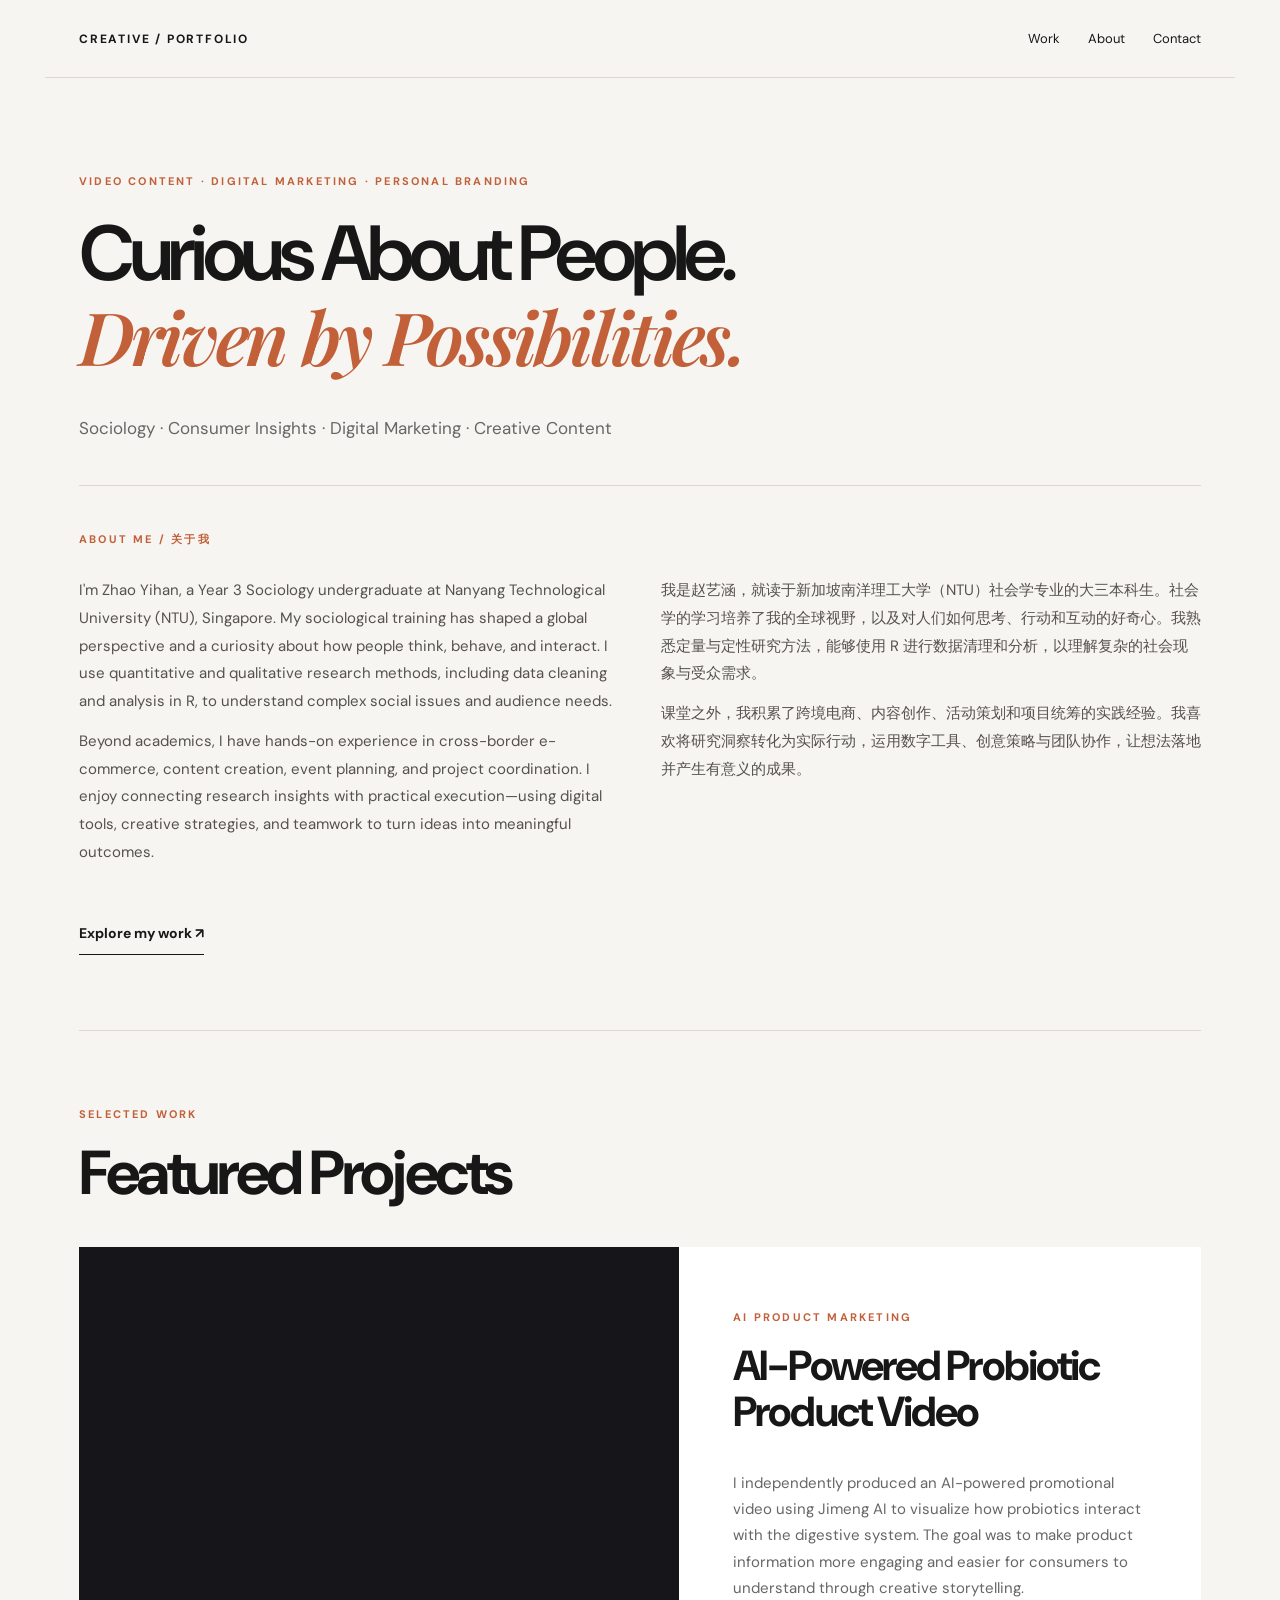
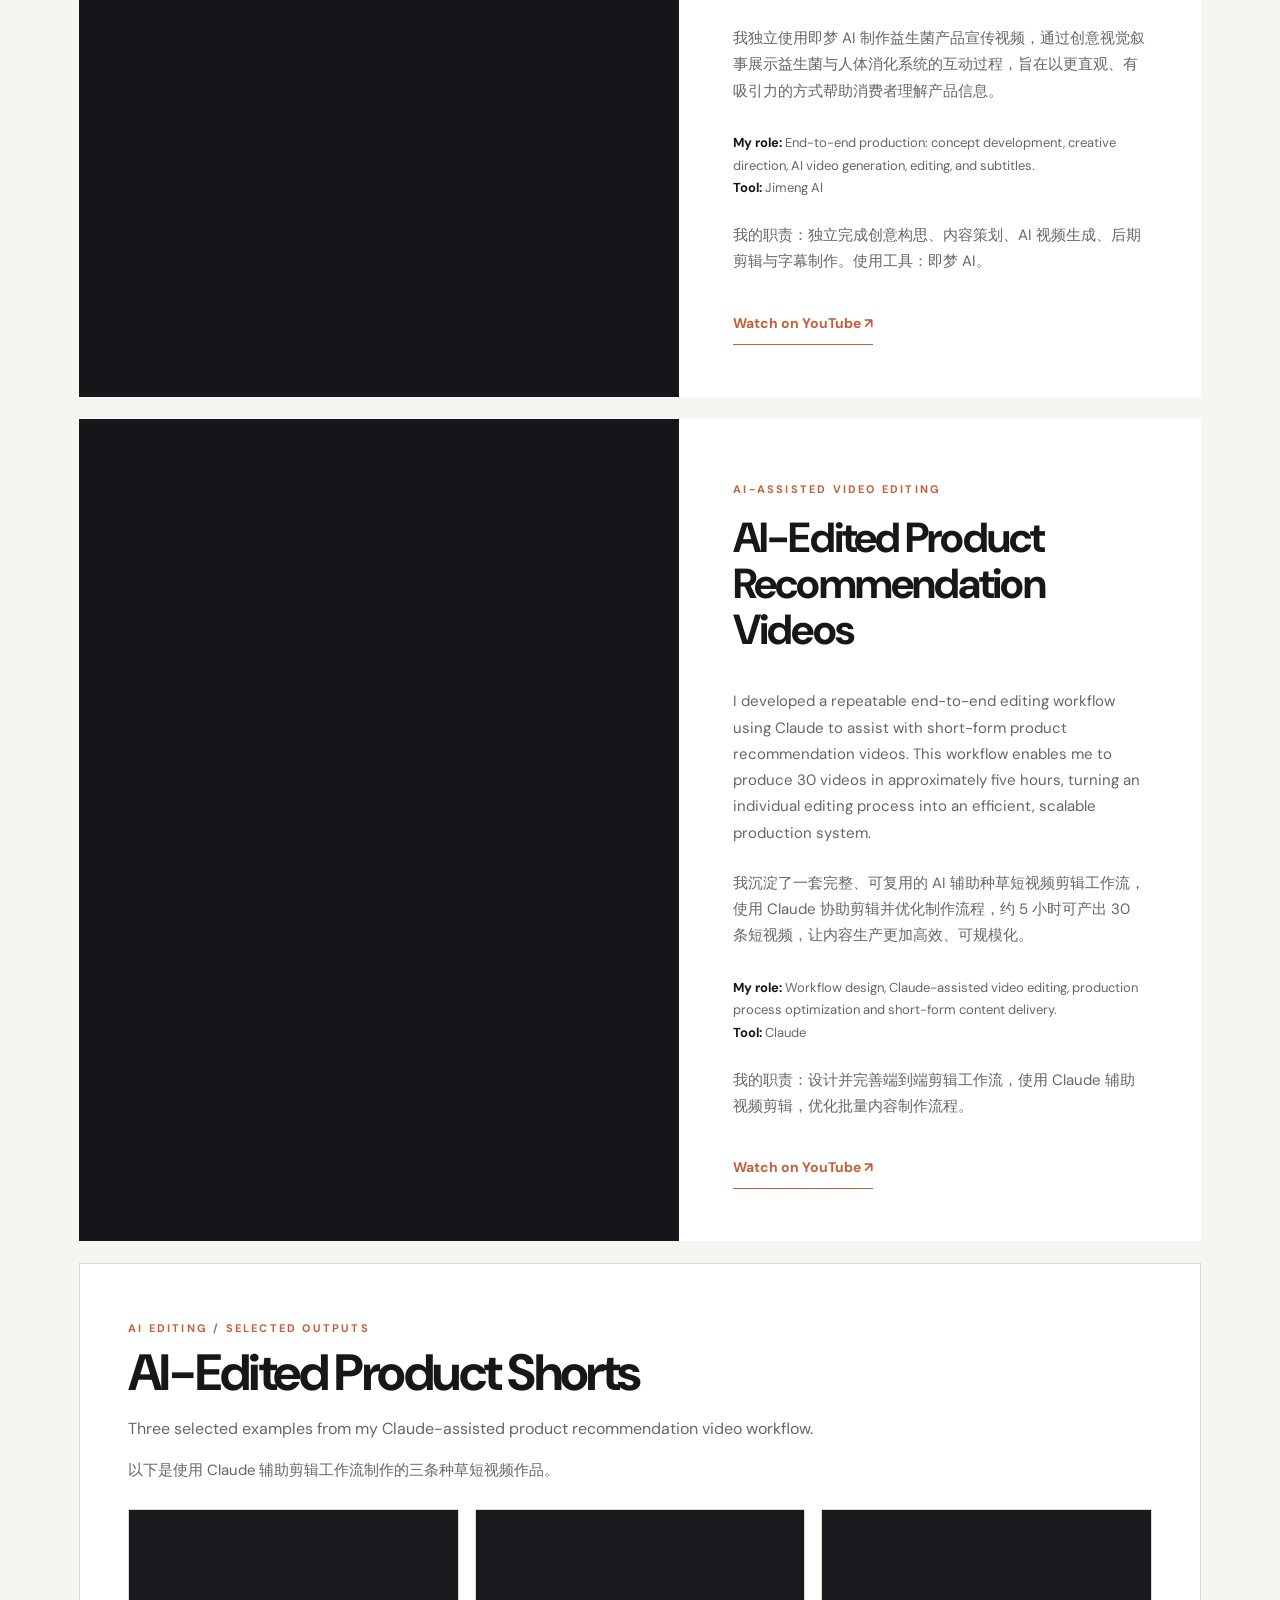
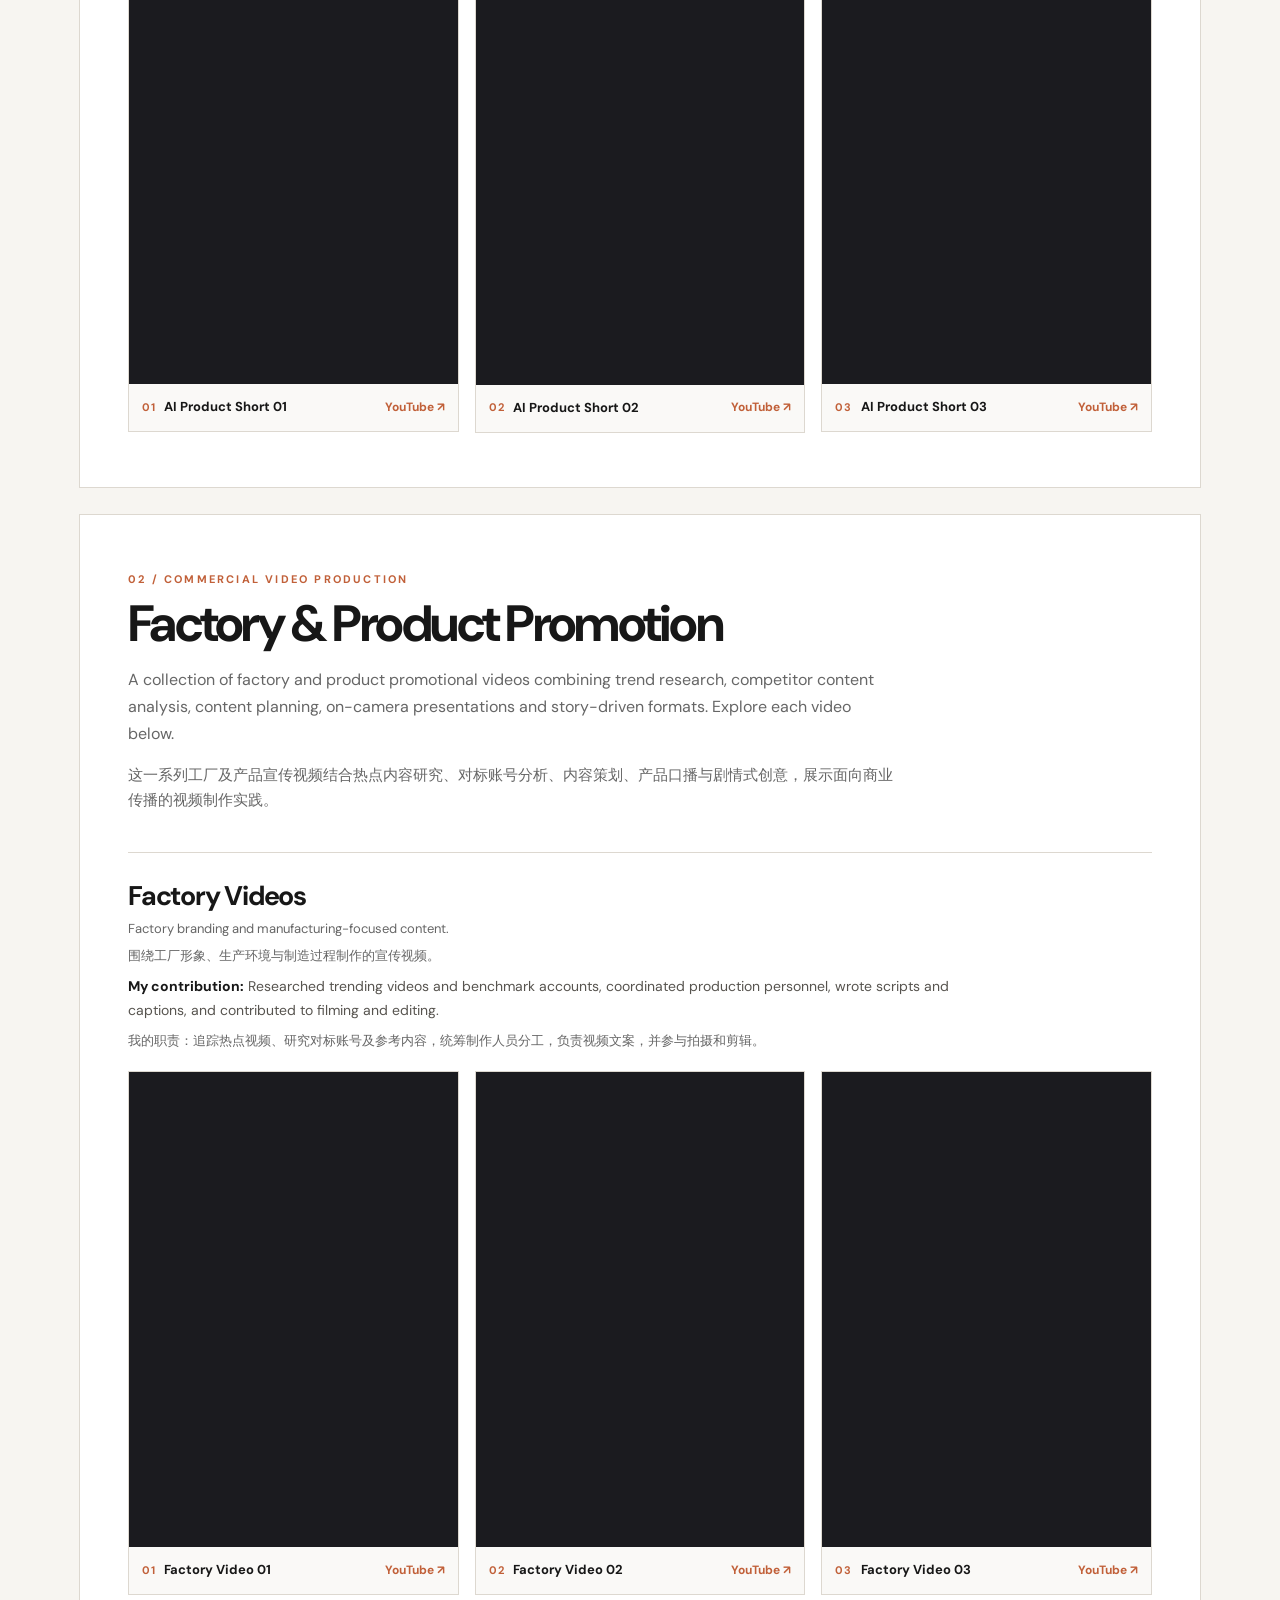
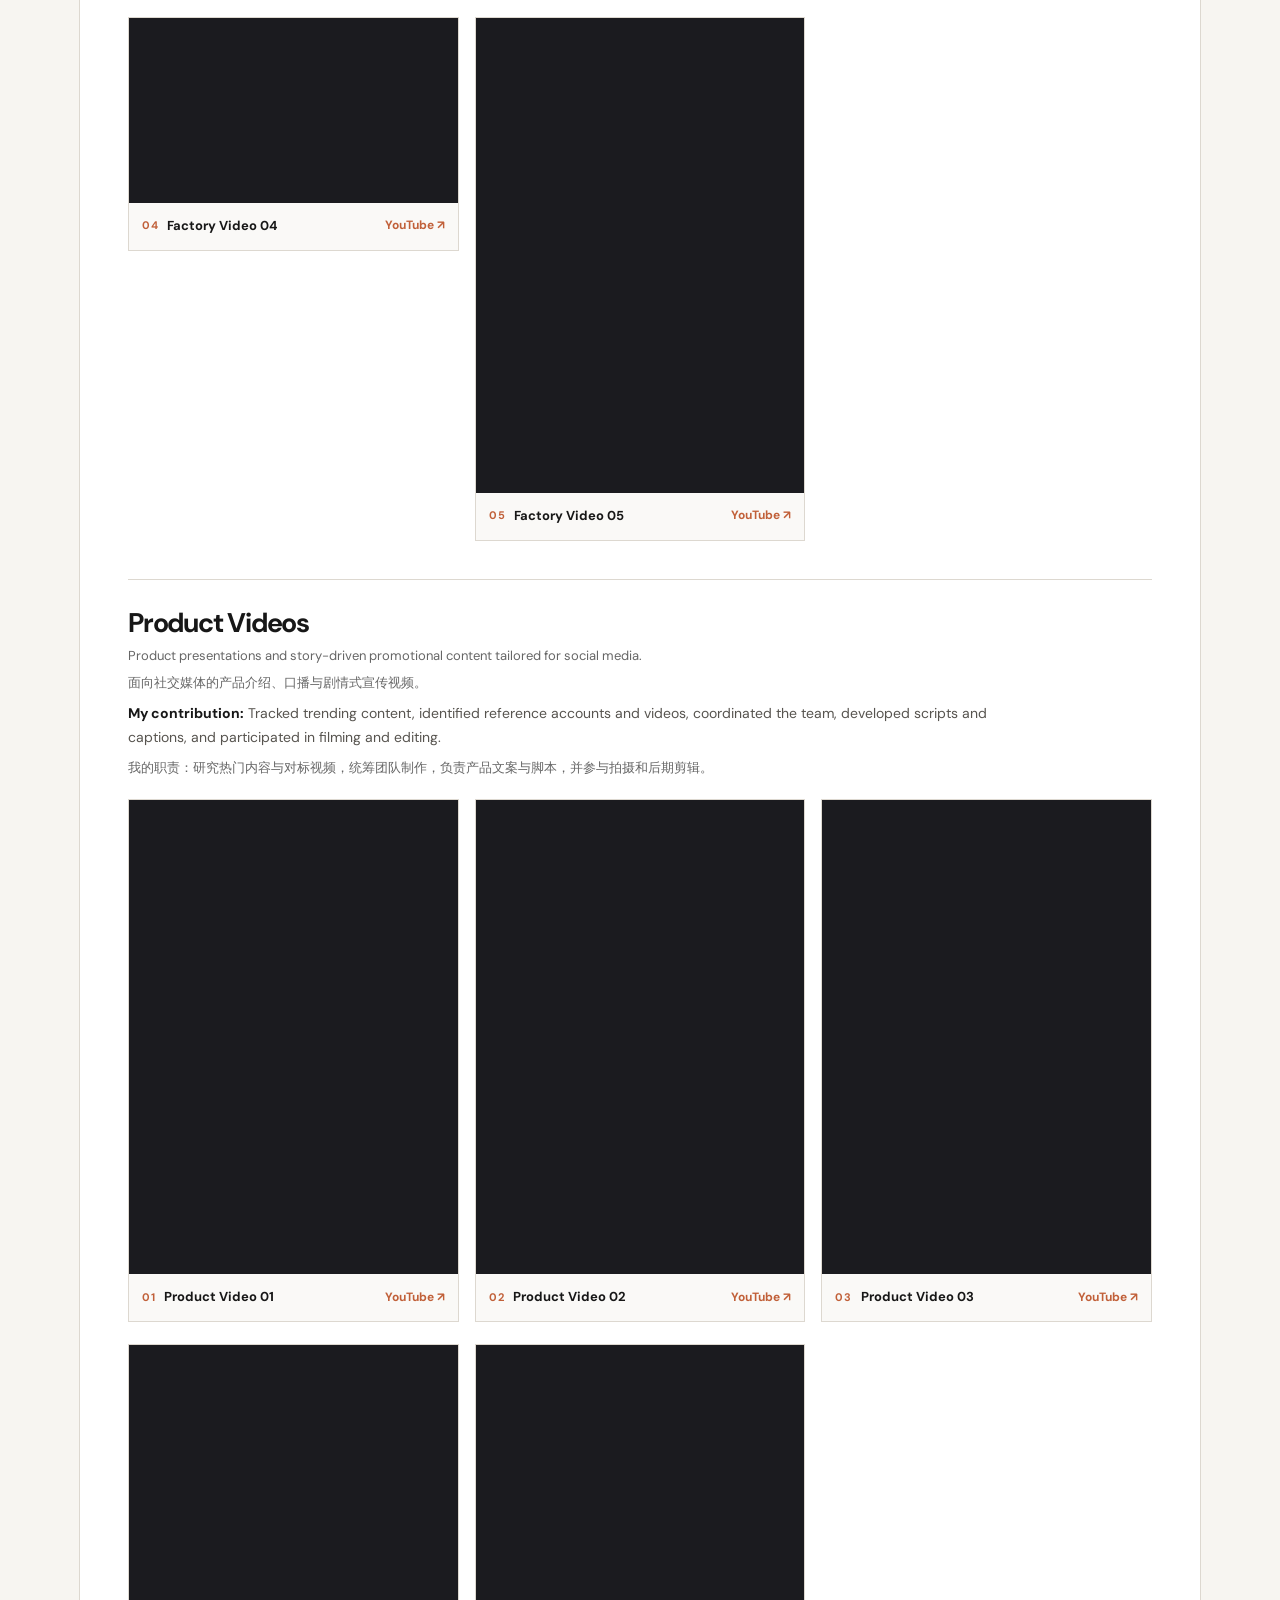
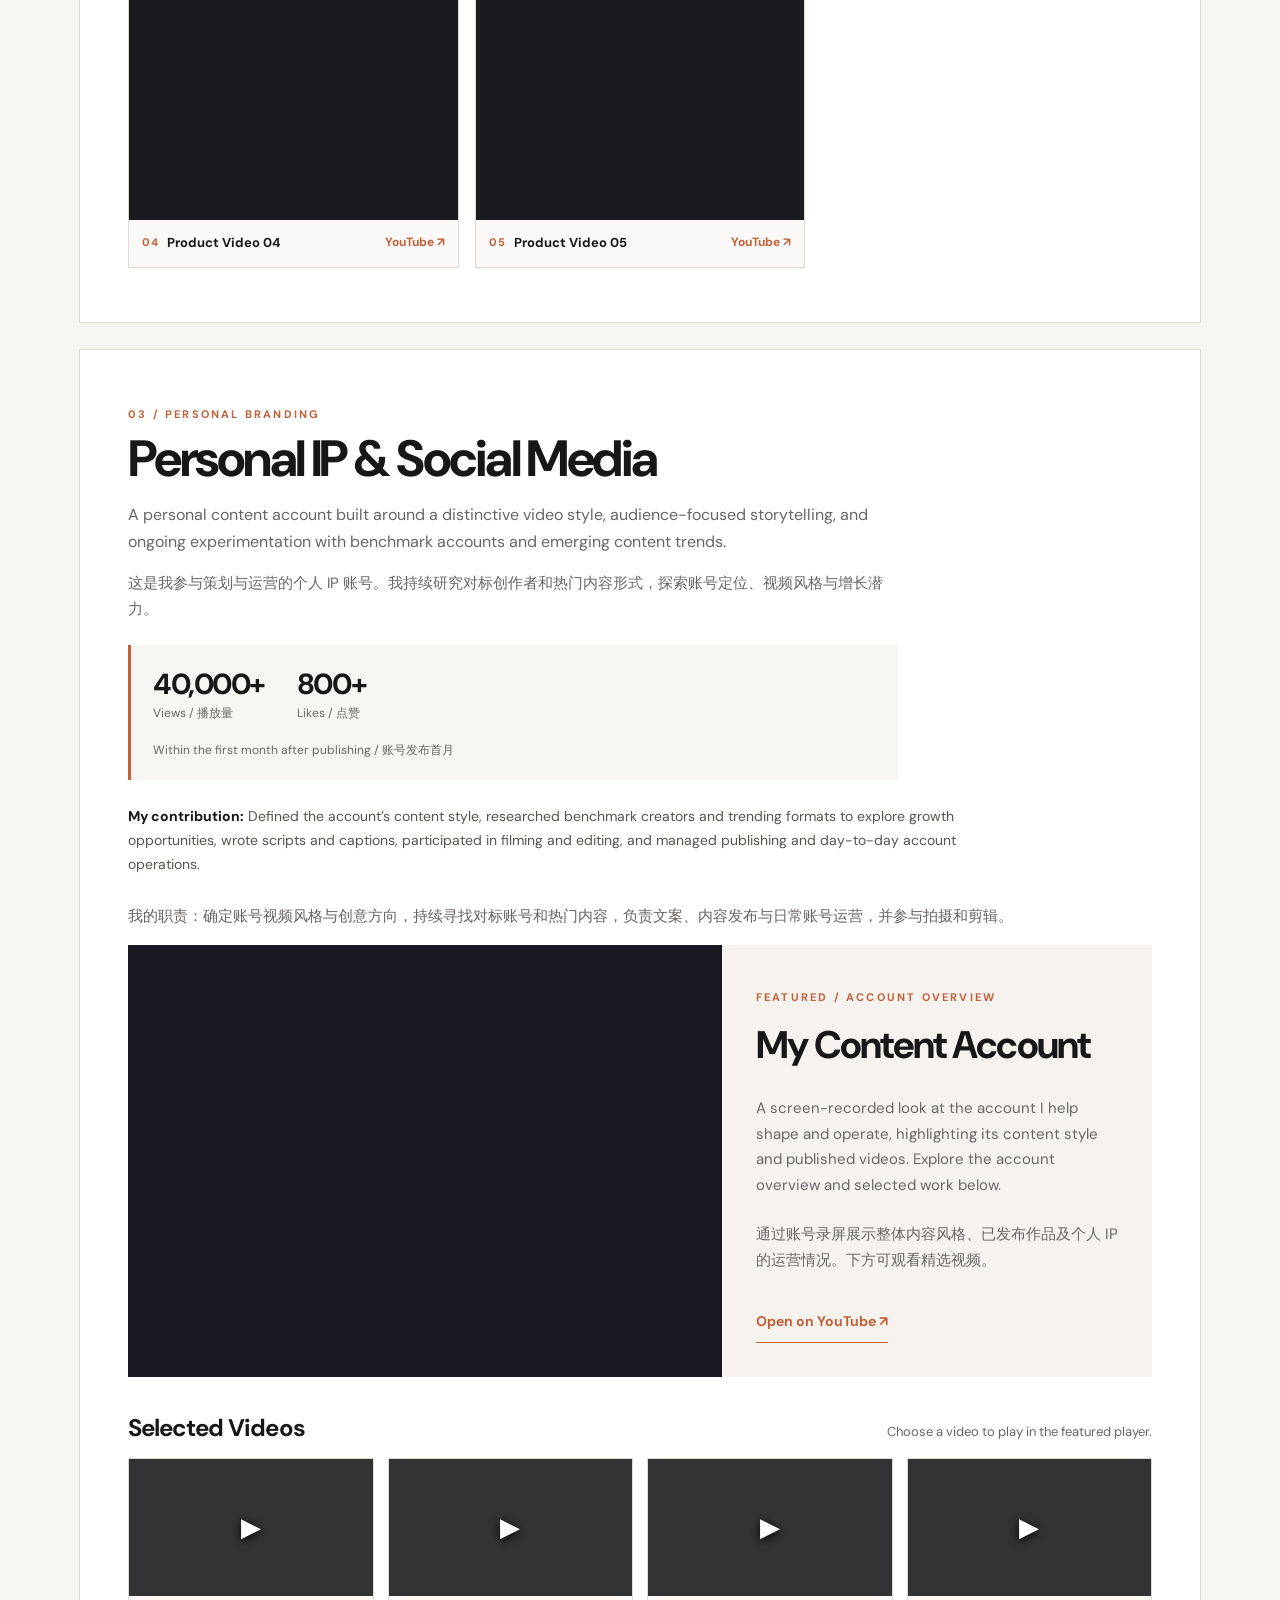
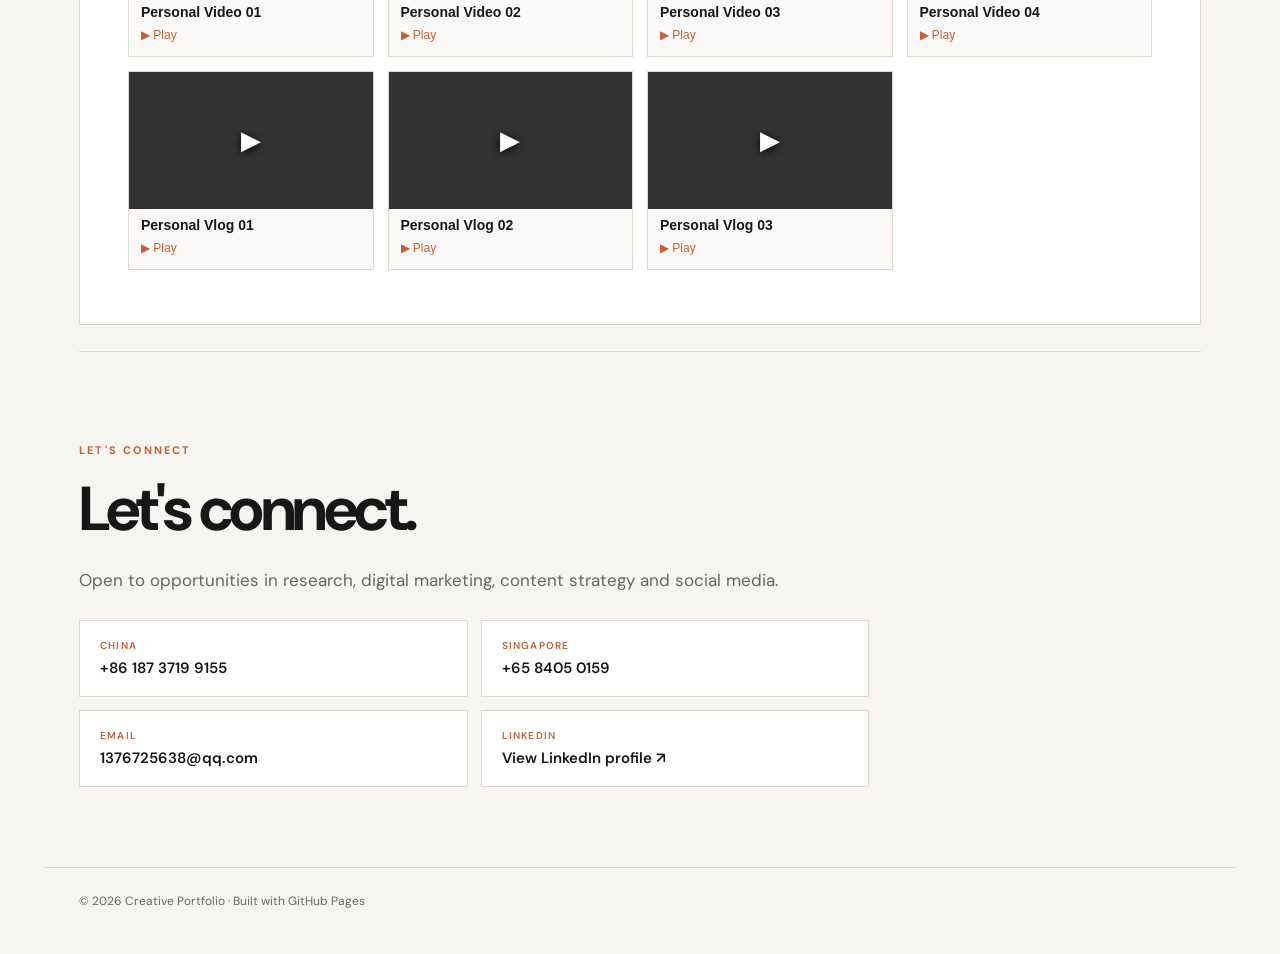
<file: index.html>
<!doctype html><html lang="en"><head><meta charset="utf-8"><meta name="viewport" content="width=device-width,initial-scale=1"><meta name="description" content="A portfolio of video content creation, product marketing and personal branding projects."><title>Video &amp; Digital Marketing Portfolio</title><link href="style.css" rel="stylesheet"></head><body>
<header class="nav"><a class="brand" href="#home">CREATIVE / PORTFOLIO</a><nav><a href="#work">Work</a><a href="#about">About</a><a href="#contact">Contact</a></nav></header>
<main id="home"><section class="hero"><p class="eyebrow">VIDEO CONTENT · DIGITAL MARKETING · PERSONAL BRANDING</p><h1>Curious About People.<br><em>Driven by Possibilities.</em></h1><p class="lede">Sociology · Consumer Insights · Digital Marketing · Creative Content</p><div class="intro-profile" id="about"><p class="eyebrow">ABOUT ME / 关于我</p><div class="intro-columns"><div class="intro-language"><p>I'm Zhao Yihan, a Year 3 Sociology undergraduate at Nanyang Technological University (NTU), Singapore. My sociological training has shaped a global perspective and a curiosity about how people think, behave, and interact. I use quantitative and qualitative research methods, including data cleaning and analysis in R, to understand complex social issues and audience needs.</p><p>Beyond academics, I have hands-on experience in cross-border e-commerce, content creation, event planning, and project coordination. I enjoy connecting research insights with practical execution—using digital tools, creative strategies, and teamwork to turn ideas into meaningful outcomes.</p></div><div class="intro-language"><p>我是赵艺涵，就读于新加坡南洋理工大学（NTU）社会学专业的大三本科生。社会学的学习培养了我的全球视野，以及对人们如何思考、行动和互动的好奇心。我熟悉定量与定性研究方法，能够使用 R 进行数据清理和分析，以理解复杂的社会现象与受众需求。</p><p>课堂之外，我积累了跨境电商、内容创作、活动策划和项目统筹的实践经验。我喜欢将研究洞察转化为实际行动，运用数字工具、创意策略与团队协作，让想法落地并产生有意义的成果。</p></div></div></div><a class="cta" href="#work">Explore my work ↗</a></section>
<section class="work" id="work"><div class="section-head"><p class="eyebrow">SELECTED WORK</p><h2>Featured Projects</h2></div>
<article class="project project-featured"><div class="visual ai ai-video-feature"><iframe loading="lazy" allowfullscreen title="AI-Powered Probiotic Product Video" src="https://www.youtube-nocookie.com/embed/uLsxzUAiB4g" allow="accelerometer; autoplay; clipboard-write; encrypted-media; gyroscope; picture-in-picture; web-share"></iframe></div><div class="details"><p class="eyebrow">AI PRODUCT MARKETING</p><h3>AI-Powered Probiotic Product Video</h3><p>I independently produced an AI-powered promotional video using Jimeng AI to visualize how probiotics interact with the digestive system. The goal was to make product information more engaging and easier for consumers to understand through creative storytelling.</p><p class="zh-description">我独立使用即梦 AI 制作益生菌产品宣传视频，通过创意视觉叙事展示益生菌与人体消化系统的互动过程，旨在以更直观、有吸引力的方式帮助消费者理解产品信息。</p><p class="role"><strong>My role:</strong> End-to-end production: concept development, creative direction, AI video generation, editing, and subtitles.<br><strong>Tool:</strong> Jimeng AI</p><p class="zh-description">我的职责：独立完成创意构思、内容策划、AI 视频生成、后期剪辑与字幕制作。使用工具：即梦 AI。</p><a class="project-link" target="_blank" rel="noopener noreferrer" href="https://youtube.com/shorts/uLsxzUAiB4g">Watch on YouTube ↗</a></div></article><article class="project project-featured"><div class="visual ai ai-video-feature"><iframe loading="lazy" allowfullscreen title="AI-Edited Product Recommendation Videos" src="https://www.youtube-nocookie.com/embed/hYToOXz2-EE" allow="accelerometer; autoplay; clipboard-write; encrypted-media; gyroscope; picture-in-picture; web-share"></iframe></div><div class="details"><p class="eyebrow">AI-ASSISTED VIDEO EDITING</p><h3>AI-Edited Product Recommendation Videos</h3><p>I developed a repeatable end-to-end editing workflow using Claude to assist with short-form product recommendation videos. This workflow enables me to produce 30 videos in approximately five hours, turning an individual editing process into an efficient, scalable production system.</p><p class="zh-description">我沉淀了一套完整、可复用的 AI 辅助种草短视频剪辑工作流，使用 Claude 协助剪辑并优化制作流程，约 5 小时可产出 30 条短视频，让内容生产更加高效、可规模化。</p><p class="role"><strong>My role:</strong> Workflow design, Claude-assisted video editing, production process optimization and short-form content delivery.<br><strong>Tool:</strong> Claude</p><p class="zh-description">我的职责：设计并完善端到端剪辑工作流，使用 Claude 辅助视频剪辑，优化批量内容制作流程。</p><a class="project-link" target="_blank" rel="noopener noreferrer" href="https://youtube.com/shorts/hYToOXz2-EE">Watch on YouTube ↗</a></div></article><section class="commercial-gallery ai-shorts-gallery" id="ai-shorts"><div class="gallery-heading"><p class="eyebrow">AI EDITING / SELECTED OUTPUTS</p><h3>AI-Edited Product Shorts</h3><p>Three selected examples from my Claude-assisted product recommendation video workflow.</p><p class="zh-description">以下是使用 Claude 辅助剪辑工作流制作的三条种草短视频作品。</p></div><div class="all-video-grid"><article class="video-tile"><div class="tile-player portrait"><iframe loading="lazy" allowfullscreen title="AI Product Short 01" src="https://www.youtube-nocookie.com/embed/hYToOXz2-EE" allow="accelerometer; autoplay; clipboard-write; encrypted-media; gyroscope; picture-in-picture; web-share"></iframe></div><div class="tile-meta"><span class="tile-number">01</span><strong>AI Product Short 01</strong><a href="https://youtube.com/shorts/hYToOXz2-EE" target="_blank" rel="noopener noreferrer">YouTube ↗</a></div></article>
<article class="video-tile"><div class="tile-player portrait"><iframe loading="lazy" allowfullscreen title="AI Product Short 02" src="https://www.youtube-nocookie.com/embed/o_p_4T0ulSs" allow="accelerometer; autoplay; clipboard-write; encrypted-media; gyroscope; picture-in-picture; web-share"></iframe></div><div class="tile-meta"><span class="tile-number">02</span><strong>AI Product Short 02</strong><a href="https://youtube.com/shorts/o_p_4T0ulSs" target="_blank" rel="noopener noreferrer">YouTube ↗</a></div></article>
<article class="video-tile"><div class="tile-player portrait"><iframe loading="lazy" allowfullscreen title="AI Product Short 03" src="https://www.youtube-nocookie.com/embed/GlwvwIOI8FQ" allow="accelerometer; autoplay; clipboard-write; encrypted-media; gyroscope; picture-in-picture; web-share"></iframe></div><div class="tile-meta"><span class="tile-number">03</span><strong>AI Product Short 03</strong><a href="https://youtube.com/shorts/GlwvwIOI8FQ" target="_blank" rel="noopener noreferrer">YouTube ↗</a></div></article></div></section><section class="commercial-gallery" id="commercial-gallery"><div class="gallery-heading"><p class="eyebrow">02 / COMMERCIAL VIDEO PRODUCTION</p><h3>Factory &amp; Product Promotion</h3><p>A collection of factory and product promotional videos combining trend research, competitor content analysis, content planning, on-camera presentations and story-driven formats. Explore each video below.</p><p class="zh-description">这一系列工厂及产品宣传视频结合热点内容研究、对标账号分析、内容策划、产品口播与剧情式创意，展示面向商业传播的视频制作实践。</p></div><section class="video-category"><div class="video-category-heading"><h4>Factory Videos</h4><p>Factory branding and manufacturing-focused content.</p><p class="zh-description">围绕工厂形象、生产环境与制造过程制作的宣传视频。</p><p class="category-role"><strong>My contribution:</strong> Researched trending videos and benchmark accounts, coordinated production personnel, wrote scripts and captions, and contributed to filming and editing.</p><p class="zh-description">我的职责：追踪热点视频、研究对标账号及参考内容，统筹制作人员分工，负责视频文案，并参与拍摄和剪辑。</p></div><div class="all-video-grid"><article class="video-tile"><div class="tile-player portrait"><iframe loading="lazy" allowfullscreen title="Factory Video 01" src="https://www.youtube-nocookie.com/embed/DyrcPNmumxI" allow="accelerometer; autoplay; clipboard-write; encrypted-media; gyroscope; picture-in-picture; web-share"></iframe></div><div class="tile-meta"><span class="tile-number">01</span><strong>Factory Video 01</strong><a href="https://youtube.com/shorts/DyrcPNmumxI" target="_blank" rel="noopener noreferrer">YouTube ↗</a></div></article>
<article class="video-tile"><div class="tile-player portrait"><iframe loading="lazy" allowfullscreen title="Factory Video 02" src="https://www.youtube-nocookie.com/embed/GAHxlh6G7RQ" allow="accelerometer; autoplay; clipboard-write; encrypted-media; gyroscope; picture-in-picture; web-share"></iframe></div><div class="tile-meta"><span class="tile-number">02</span><strong>Factory Video 02</strong><a href="https://youtube.com/shorts/GAHxlh6G7RQ" target="_blank" rel="noopener noreferrer">YouTube ↗</a></div></article>
<article class="video-tile"><div class="tile-player portrait"><iframe loading="lazy" allowfullscreen title="Factory Video 03" src="https://www.youtube-nocookie.com/embed/Ls0r7ZO7QRM" allow="accelerometer; autoplay; clipboard-write; encrypted-media; gyroscope; picture-in-picture; web-share"></iframe></div><div class="tile-meta"><span class="tile-number">03</span><strong>Factory Video 03</strong><a href="https://youtube.com/shorts/Ls0r7ZO7QRM" target="_blank" rel="noopener noreferrer">YouTube ↗</a></div></article>
<article class="video-tile"><div class="tile-player landscape"><iframe loading="lazy" allowfullscreen title="Factory Video 04" src="https://www.youtube-nocookie.com/embed/ykarV2m9jpQ" allow="accelerometer; autoplay; clipboard-write; encrypted-media; gyroscope; picture-in-picture; web-share"></iframe></div><div class="tile-meta"><span class="tile-number">04</span><strong>Factory Video 04</strong><a href="https://youtube.com/shorts/ykarV2m9jpQ" target="_blank" rel="noopener noreferrer">YouTube ↗</a></div></article>
<article class="video-tile"><div class="tile-player portrait"><iframe loading="lazy" allowfullscreen title="Factory Video 05" src="https://www.youtube-nocookie.com/embed/_WPOxagLxCc" allow="accelerometer; autoplay; clipboard-write; encrypted-media; gyroscope; picture-in-picture; web-share"></iframe></div><div class="tile-meta"><span class="tile-number">05</span><strong>Factory Video 05</strong><a href="https://youtube.com/shorts/_WPOxagLxCc" target="_blank" rel="noopener noreferrer">YouTube ↗</a></div></article></div></section><section class="video-category"><div class="video-category-heading"><h4>Product Videos</h4><p>Product presentations and story-driven promotional content tailored for social media.</p><p class="zh-description">面向社交媒体的产品介绍、口播与剧情式宣传视频。</p><p class="category-role"><strong>My contribution:</strong> Tracked trending content, identified reference accounts and videos, coordinated the team, developed scripts and captions, and participated in filming and editing.</p><p class="zh-description">我的职责：研究热门内容与对标视频，统筹团队制作，负责产品文案与脚本，并参与拍摄和后期剪辑。</p></div><div class="all-video-grid"><article class="video-tile"><div class="tile-player portrait"><iframe loading="lazy" allowfullscreen title="Product Video 01" src="https://www.youtube-nocookie.com/embed/E_R83Ssgz-4" allow="accelerometer; autoplay; clipboard-write; encrypted-media; gyroscope; picture-in-picture; web-share"></iframe></div><div class="tile-meta"><span class="tile-number">01</span><strong>Product Video 01</strong><a href="https://youtube.com/shorts/E_R83Ssgz-4" target="_blank" rel="noopener noreferrer">YouTube ↗</a></div></article>
<article class="video-tile"><div class="tile-player portrait"><iframe loading="lazy" allowfullscreen title="Product Video 02" src="https://www.youtube-nocookie.com/embed/l5y_-yf4leE" allow="accelerometer; autoplay; clipboard-write; encrypted-media; gyroscope; picture-in-picture; web-share"></iframe></div><div class="tile-meta"><span class="tile-number">02</span><strong>Product Video 02</strong><a href="https://youtube.com/shorts/l5y_-yf4leE" target="_blank" rel="noopener noreferrer">YouTube ↗</a></div></article>
<article class="video-tile"><div class="tile-player portrait"><iframe loading="lazy" allowfullscreen title="Product Video 03" src="https://www.youtube-nocookie.com/embed/0SB9b6c7kXI" allow="accelerometer; autoplay; clipboard-write; encrypted-media; gyroscope; picture-in-picture; web-share"></iframe></div><div class="tile-meta"><span class="tile-number">03</span><strong>Product Video 03</strong><a href="https://youtube.com/shorts/0SB9b6c7kXI" target="_blank" rel="noopener noreferrer">YouTube ↗</a></div></article>
<article class="video-tile"><div class="tile-player portrait"><iframe loading="lazy" allowfullscreen title="Product Video 04" src="https://www.youtube-nocookie.com/embed/o74q2rAAx2w" allow="accelerometer; autoplay; clipboard-write; encrypted-media; gyroscope; picture-in-picture; web-share"></iframe></div><div class="tile-meta"><span class="tile-number">04</span><strong>Product Video 04</strong><a href="https://youtube.com/shorts/o74q2rAAx2w" target="_blank" rel="noopener noreferrer">YouTube ↗</a></div></article>
<article class="video-tile"><div class="tile-player portrait"><iframe loading="lazy" allowfullscreen title="Product Video 05" src="https://www.youtube-nocookie.com/embed/7kyAyyra_bU" allow="accelerometer; autoplay; clipboard-write; encrypted-media; gyroscope; picture-in-picture; web-share"></iframe></div><div class="tile-meta"><span class="tile-number">05</span><strong>Product Video 05</strong><a href="https://youtube.com/shorts/7kyAyyra_bU" target="_blank" rel="noopener noreferrer">YouTube ↗</a></div></article></div></section></section>
<section class="ip-gallery" id="personal-ip"><div class="ip-heading"><p class="eyebrow">03 / PERSONAL BRANDING</p><h3>Personal IP &amp; Social Media</h3><p>A personal content account built around a distinctive video style, audience-focused storytelling, and ongoing experimentation with benchmark accounts and emerging content trends.</p><p class="zh-description">这是我参与策划与运营的个人 IP 账号。我持续研究对标创作者和热门内容形式，探索账号定位、视频风格与增长潜力。</p><div class="ip-metrics"><div><strong>40,000+</strong><span>Views / 播放量</span></div><div><strong>800+</strong><span>Likes / 点赞</span></div><p>Within the first month after publishing / 账号发布首月</p></div></div><p class="category-role ip-role"><strong>My contribution:</strong> Defined the account’s content style, researched benchmark creators and trending formats to explore growth opportunities, wrote scripts and captions, participated in filming and editing, and managed publishing and day-to-day account operations.</p><p class="zh-description">我的职责：确定账号视频风格与创意方向，持续寻找对标账号和热门内容，负责文案、内容发布与日常账号运营，并参与拍摄和剪辑。</p><div class="ip-spotlight"><div class="ip-video-wrap"><iframe id="ip-player" loading="lazy" allowfullscreen title="Personal account overview — screen recording" src="https://www.youtube.com/embed/rNtBmvDBw0g"></iframe></div><div class="ip-spotlight-text"><p class="eyebrow" id="ip-current-label">FEATURED / ACCOUNT OVERVIEW</p><h4 id="ip-current-title">My Content Account</h4><p id="ip-current-description">A screen-recorded look at the account I help shape and operate, highlighting its content style and published videos. Explore the account overview and selected work below.</p><p class="zh-description">通过账号录屏展示整体内容风格、已发布作品及个人 IP 的运营情况。下方可观看精选视频。</p><a class="project-link" id="ip-current-link" href="https://youtube.com/shorts/rNtBmvDBw0g" target="_blank" rel="noopener noreferrer">Open on YouTube ↗</a></div></div><div class="ip-clips-head"><h4>Selected Videos</h4><p>Choose a video to play in the featured player.</p></div><div class="ip-clip-grid" id="ip-clip-grid"></div></section></section>
<section class="contact" id="contact"><p class="eyebrow">LET'S CONNECT</p><h2>Let's connect.</h2><p class="contact-intro">Open to opportunities in research, digital marketing, content strategy and social media.</p><div class="contact-links"><a href="tel:+8618737199155"><span>CHINA</span>+86 187 3719 9155</a><a href="tel:+6584050159"><span>SINGAPORE</span>+65 8405 0159</a><a href="mailto:1376725638@qq.com"><span>EMAIL</span>1376725638@qq.com</a><a href="https://www.linkedin.com/in/%E8%89%BA%E6%B6%B5-%E8%B5%B5-9230363a7" target="_blank" rel="noopener noreferrer"><span>LINKEDIN</span>View LinkedIn profile ↗</a></div></section></main>
<footer>© <span id="year">2026</span> Creative Portfolio · Built with GitHub Pages</footer>
<script>
document.getElementById('year').textContent=new Date().getFullYear();
const ipVideos = [{'id': 'rNtBmvDBw0g', 'title': 'My Content Account', 'description': 'An overview of the personal account, its content style, and published work.', 'tag': 'FEATURED / ACCOUNT OVERVIEW', 'url': 'https://youtube.com/shorts/rNtBmvDBw0g'}, {'id': 'HxVBt69dl_0', 'title': 'Personal Video 01', 'description': 'A selected video from my personal content account.', 'tag': 'SELECTED PERSONAL CONTENT', 'url': 'https://youtube.com/shorts/HxVBt69dl_0'}, {'id': 'yDk1XiKdTqQ', 'title': 'Personal Video 02', 'description': 'A selected video from my personal content account.', 'tag': 'SELECTED PERSONAL CONTENT', 'url': 'https://youtube.com/shorts/yDk1XiKdTqQ'}, {'id': 'AoLqaCFxctI', 'title': 'Personal Video 03', 'description': 'A selected video from my personal content account.', 'tag': 'SELECTED PERSONAL CONTENT', 'url': 'https://youtube.com/shorts/AoLqaCFxctI'}, {'id': 'WyHqphegMx0', 'title': 'Personal Video 04', 'description': 'A selected video from my personal content account.', 'tag': 'SELECTED PERSONAL CONTENT', 'url': 'https://youtube.com/shorts/WyHqphegMx0'}, {'id': 'BU5QY0xCms4', 'title': 'Personal Vlog 01', 'description': 'A short-form personal vlog from my lifestyle content series.', 'tag': 'PERSONAL VLOG', 'url': 'https://youtube.com/shorts/BU5QY0xCms4'}, {'id': 'kqmrcarT2-g', 'title': 'Personal Vlog 02', 'description': 'A short-form personal vlog from my lifestyle content series.', 'tag': 'PERSONAL VLOG', 'url': 'https://youtube.com/shorts/kqmrcarT2-g'}, {'id': 'sHWu8_I8FHs', 'title': 'Personal Vlog 03', 'description': 'A short-form personal vlog from my lifestyle content series.', 'tag': 'PERSONAL VLOG', 'url': 'https://youtube.com/shorts/sHWu8_I8FHs'}];
const ipPlayer=document.getElementById('ip-player'),ipGrid=document.getElementById('ip-clip-grid');
function selectIpVideo(v,button){ipPlayer.src=`https://www.youtube.com/embed/${v.id}`;ipPlayer.title=v.title;document.getElementById('ip-current-label').textContent=v.tag;document.getElementById('ip-current-title').textContent=v.title;document.getElementById('ip-current-description').textContent=v.description;document.getElementById('ip-current-link').href=v.url;document.querySelectorAll('.ip-clip').forEach(b=>{b.classList.remove('active');b.setAttribute('aria-pressed','false')});if(button){button.classList.add('active');button.setAttribute('aria-pressed','true')}}
ipVideos.slice(1).forEach(v=>{const b=document.createElement('button');b.type='button';b.className='ip-clip';b.setAttribute('aria-pressed','false');const pic=document.createElement('span');pic.className='ip-clip-cover';pic.style.backgroundImage=`url(https://img.youtube.com/vi/${v.id}/hqdefault.jpg)`;const title=document.createElement('strong');title.textContent=v.title;const play=document.createElement('span');play.className='ip-clip-play';play.textContent='▶ Play';b.append(pic,title,play);b.addEventListener('click',()=>selectIpVideo(v,b));ipGrid.appendChild(b)});
</script></body></html>
</file>
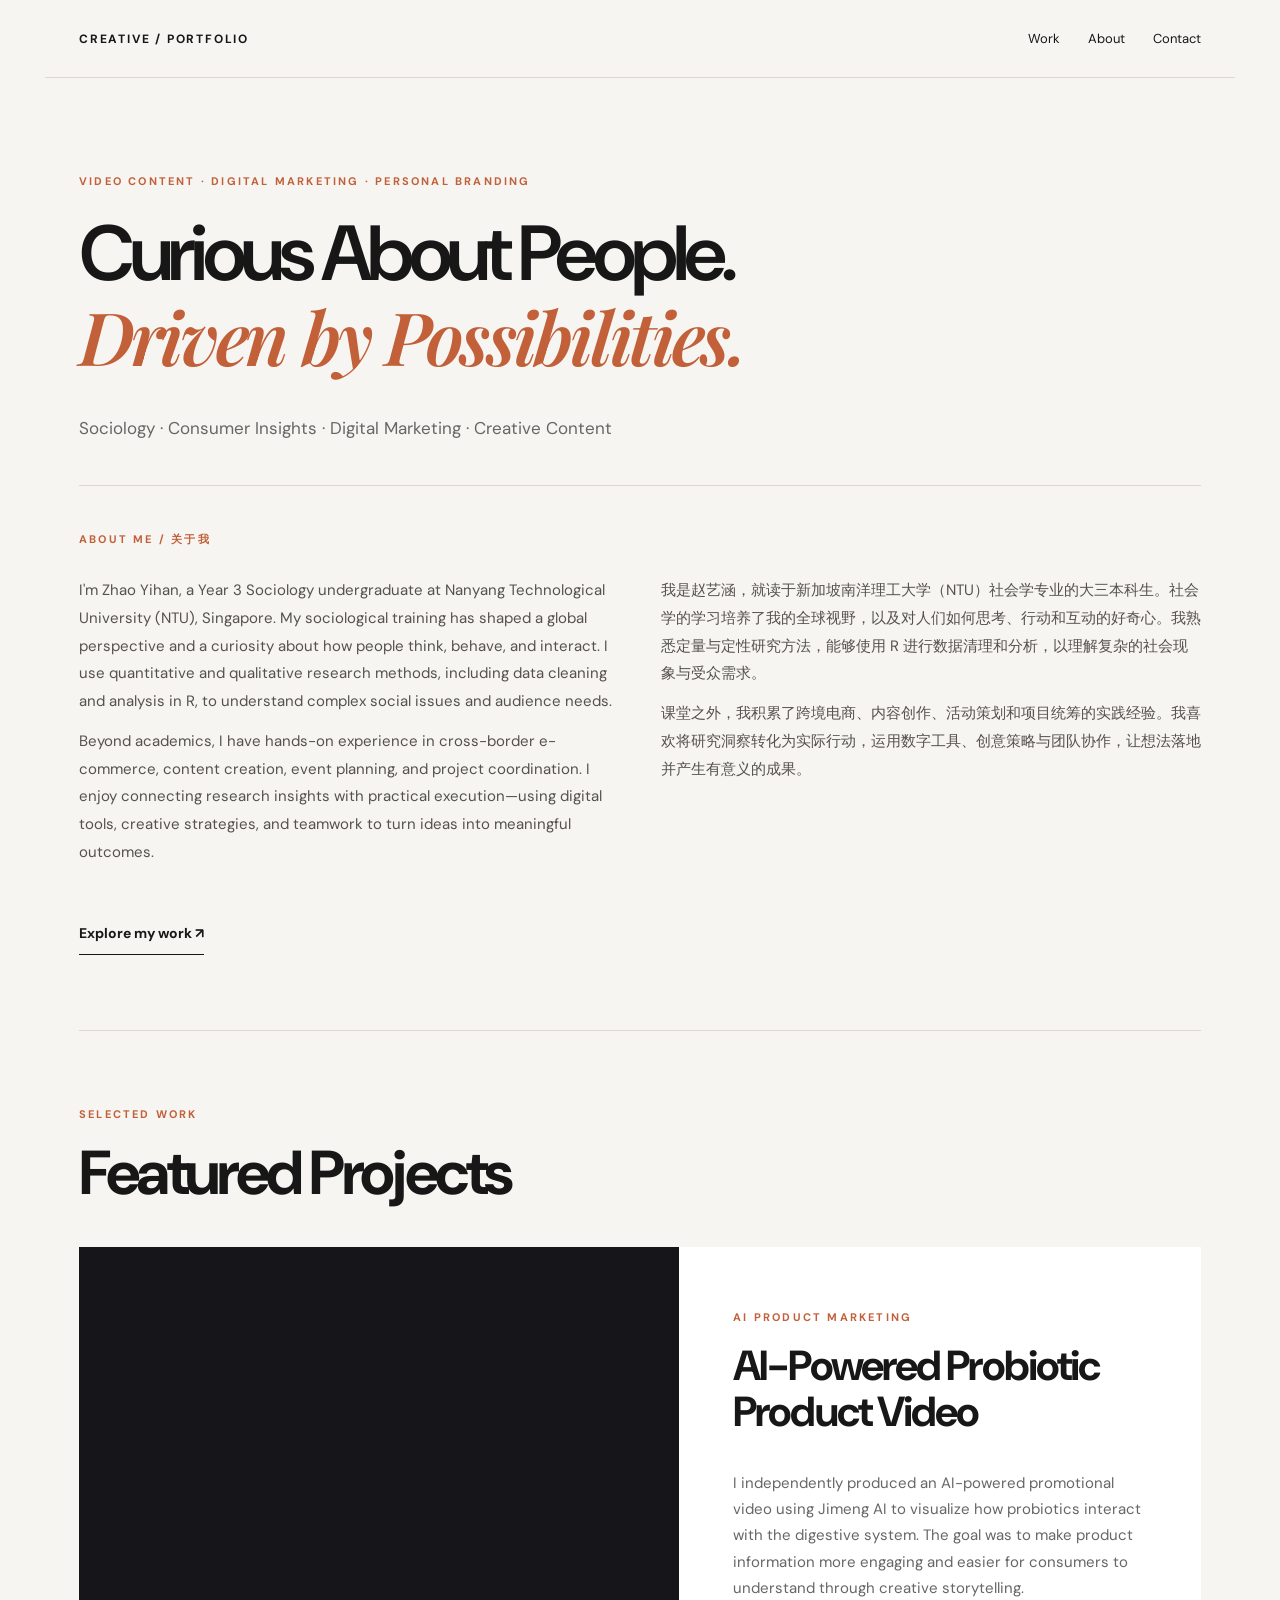
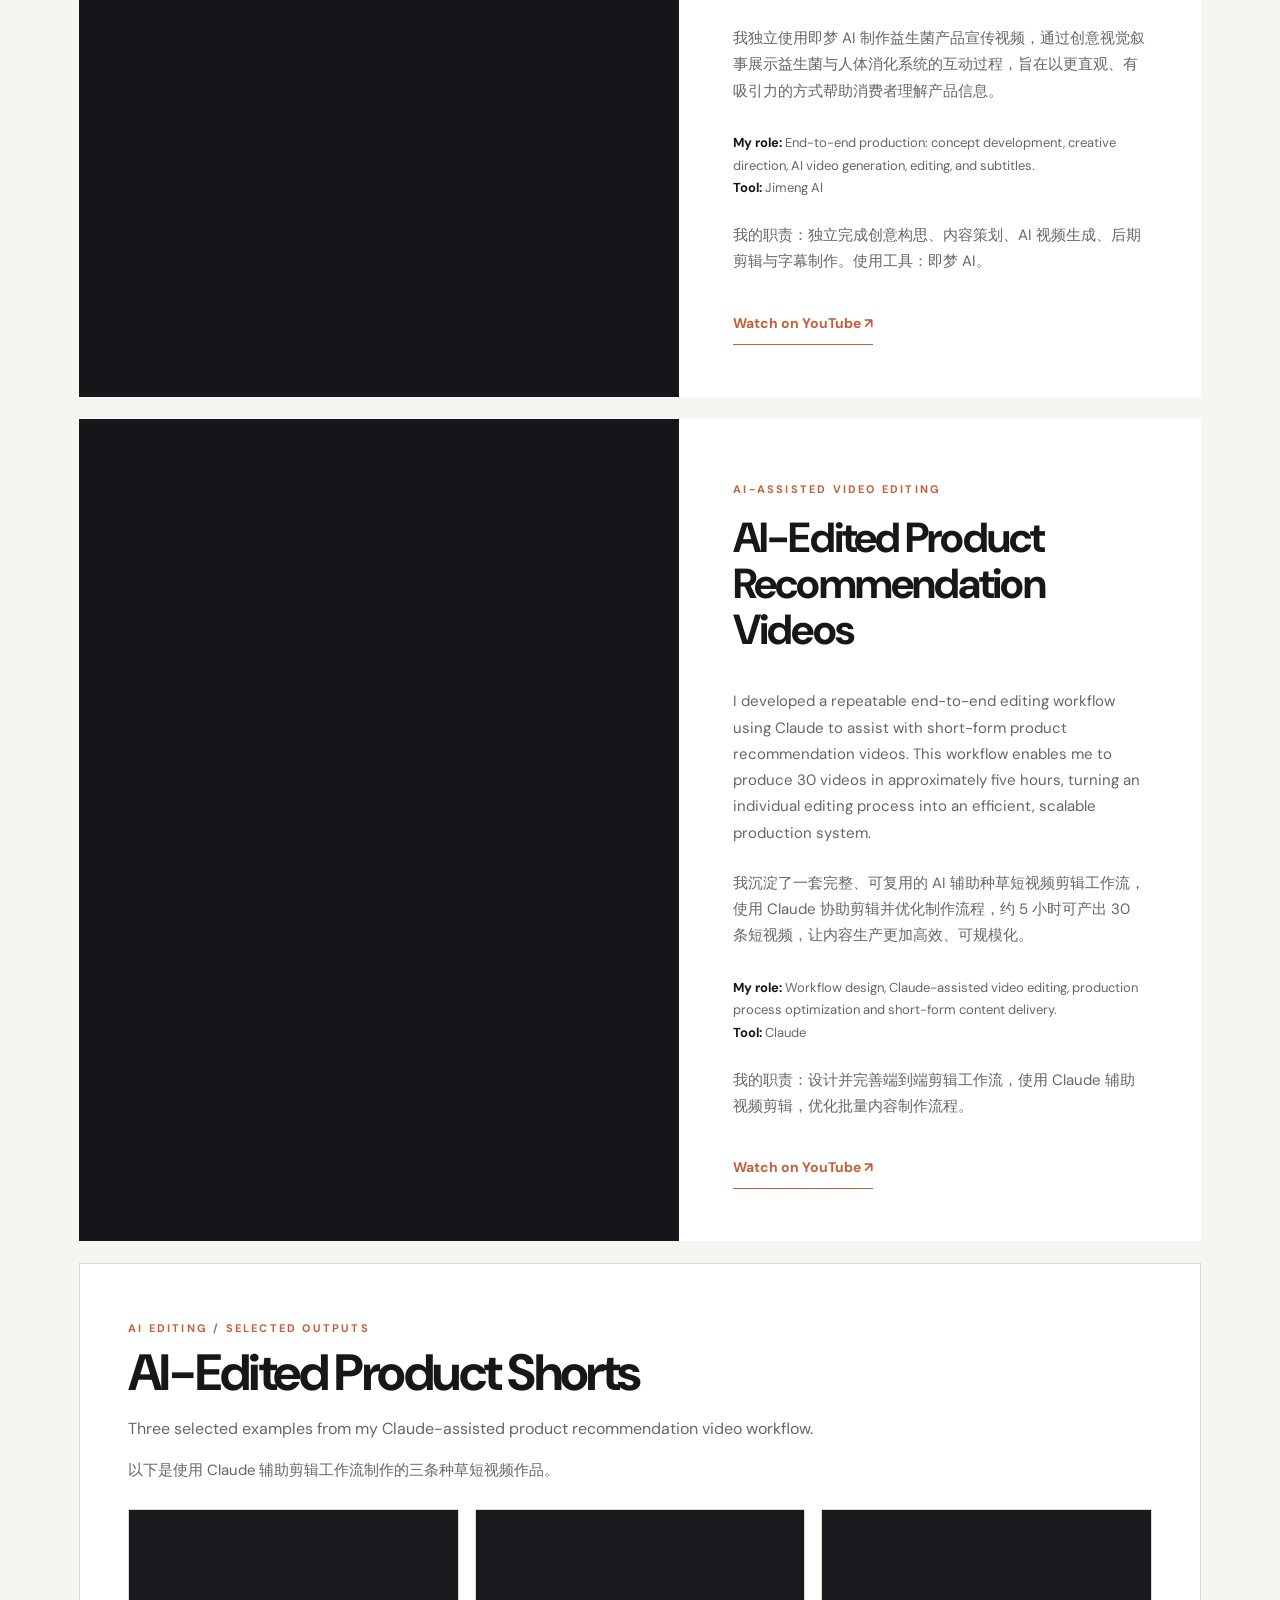
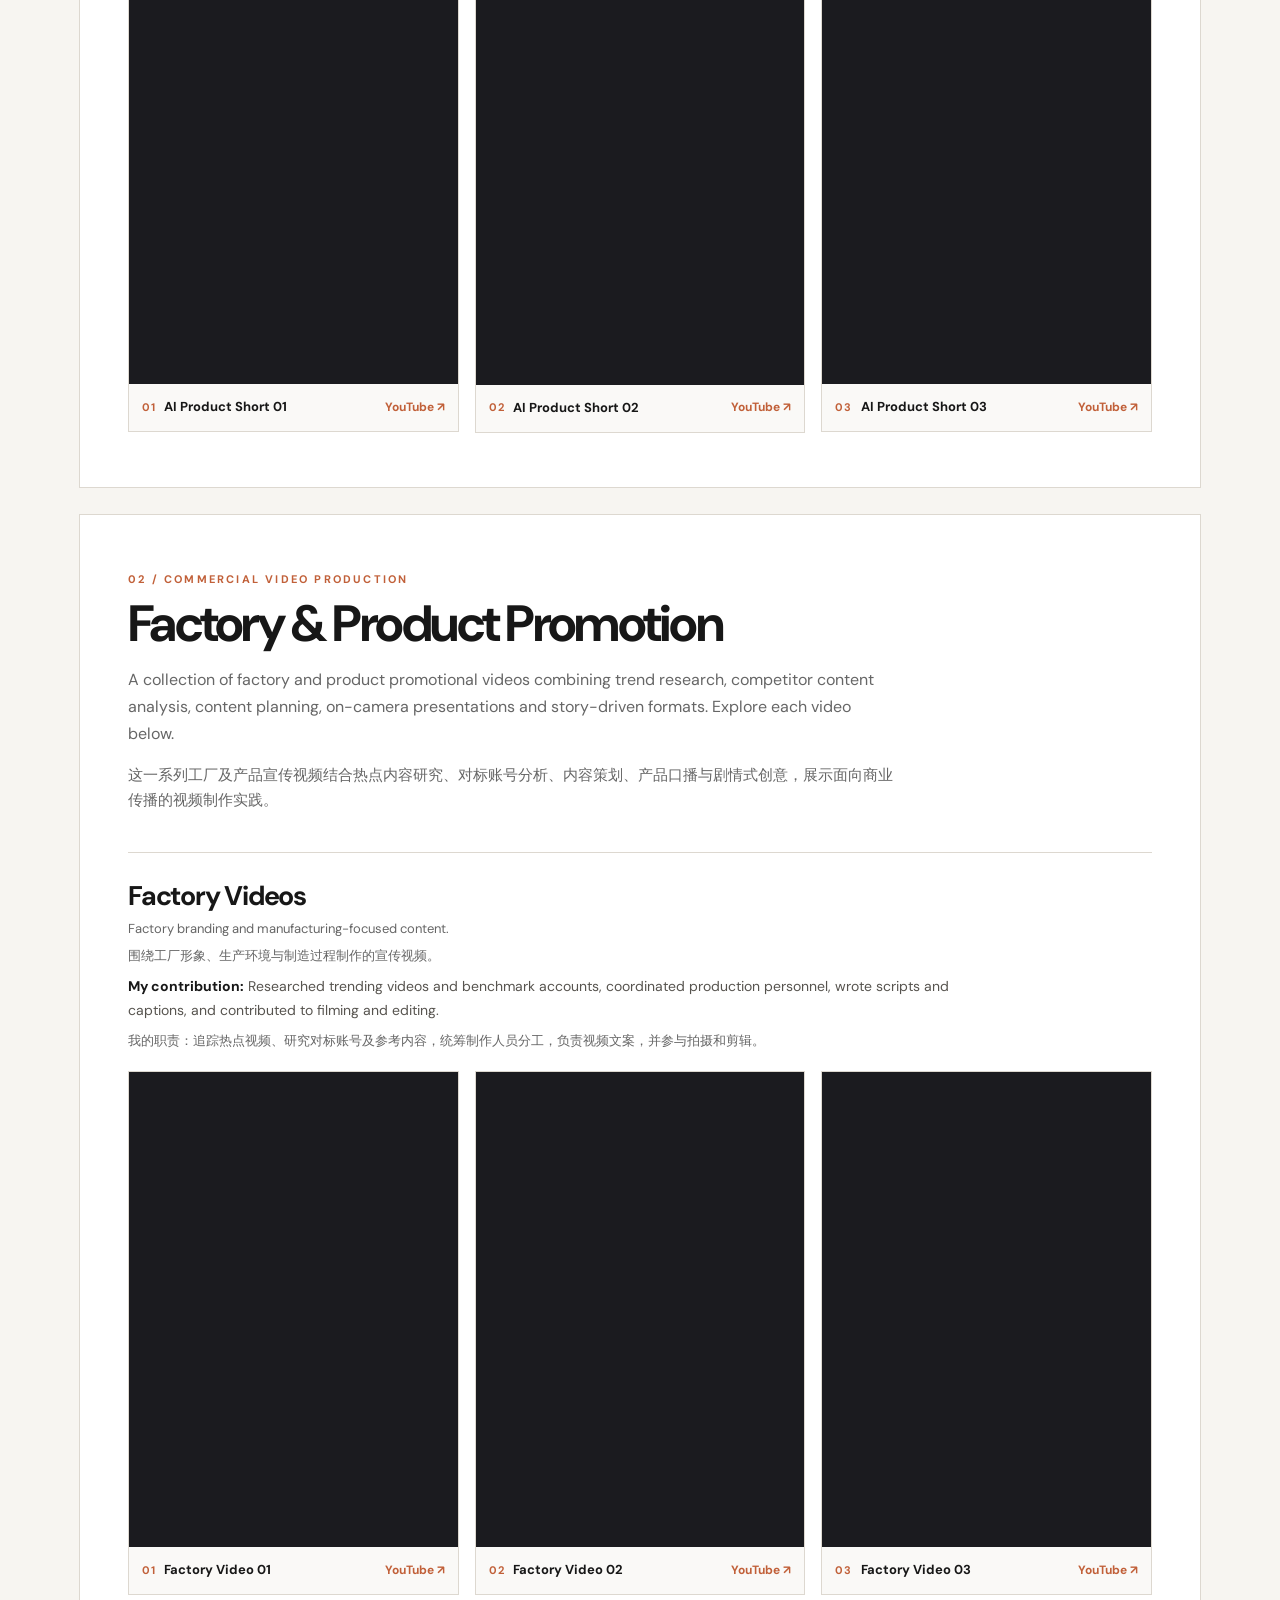
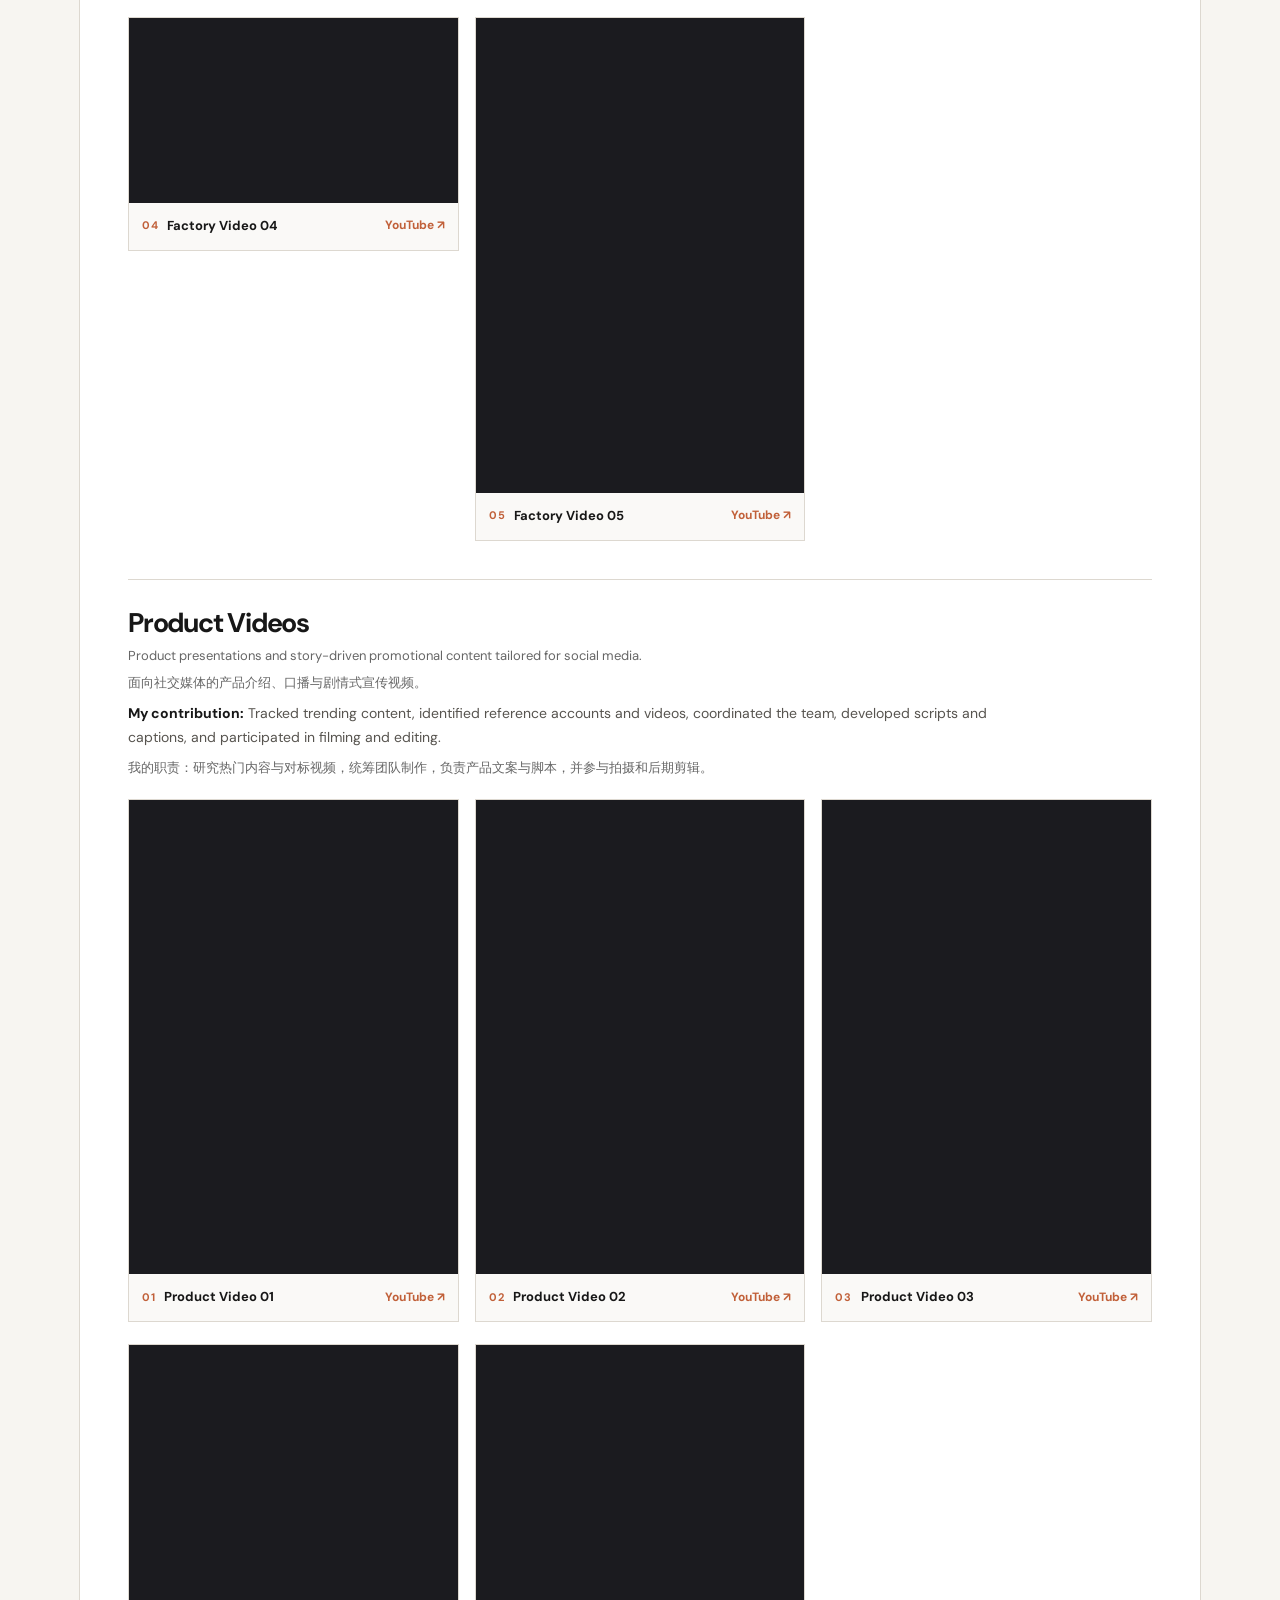
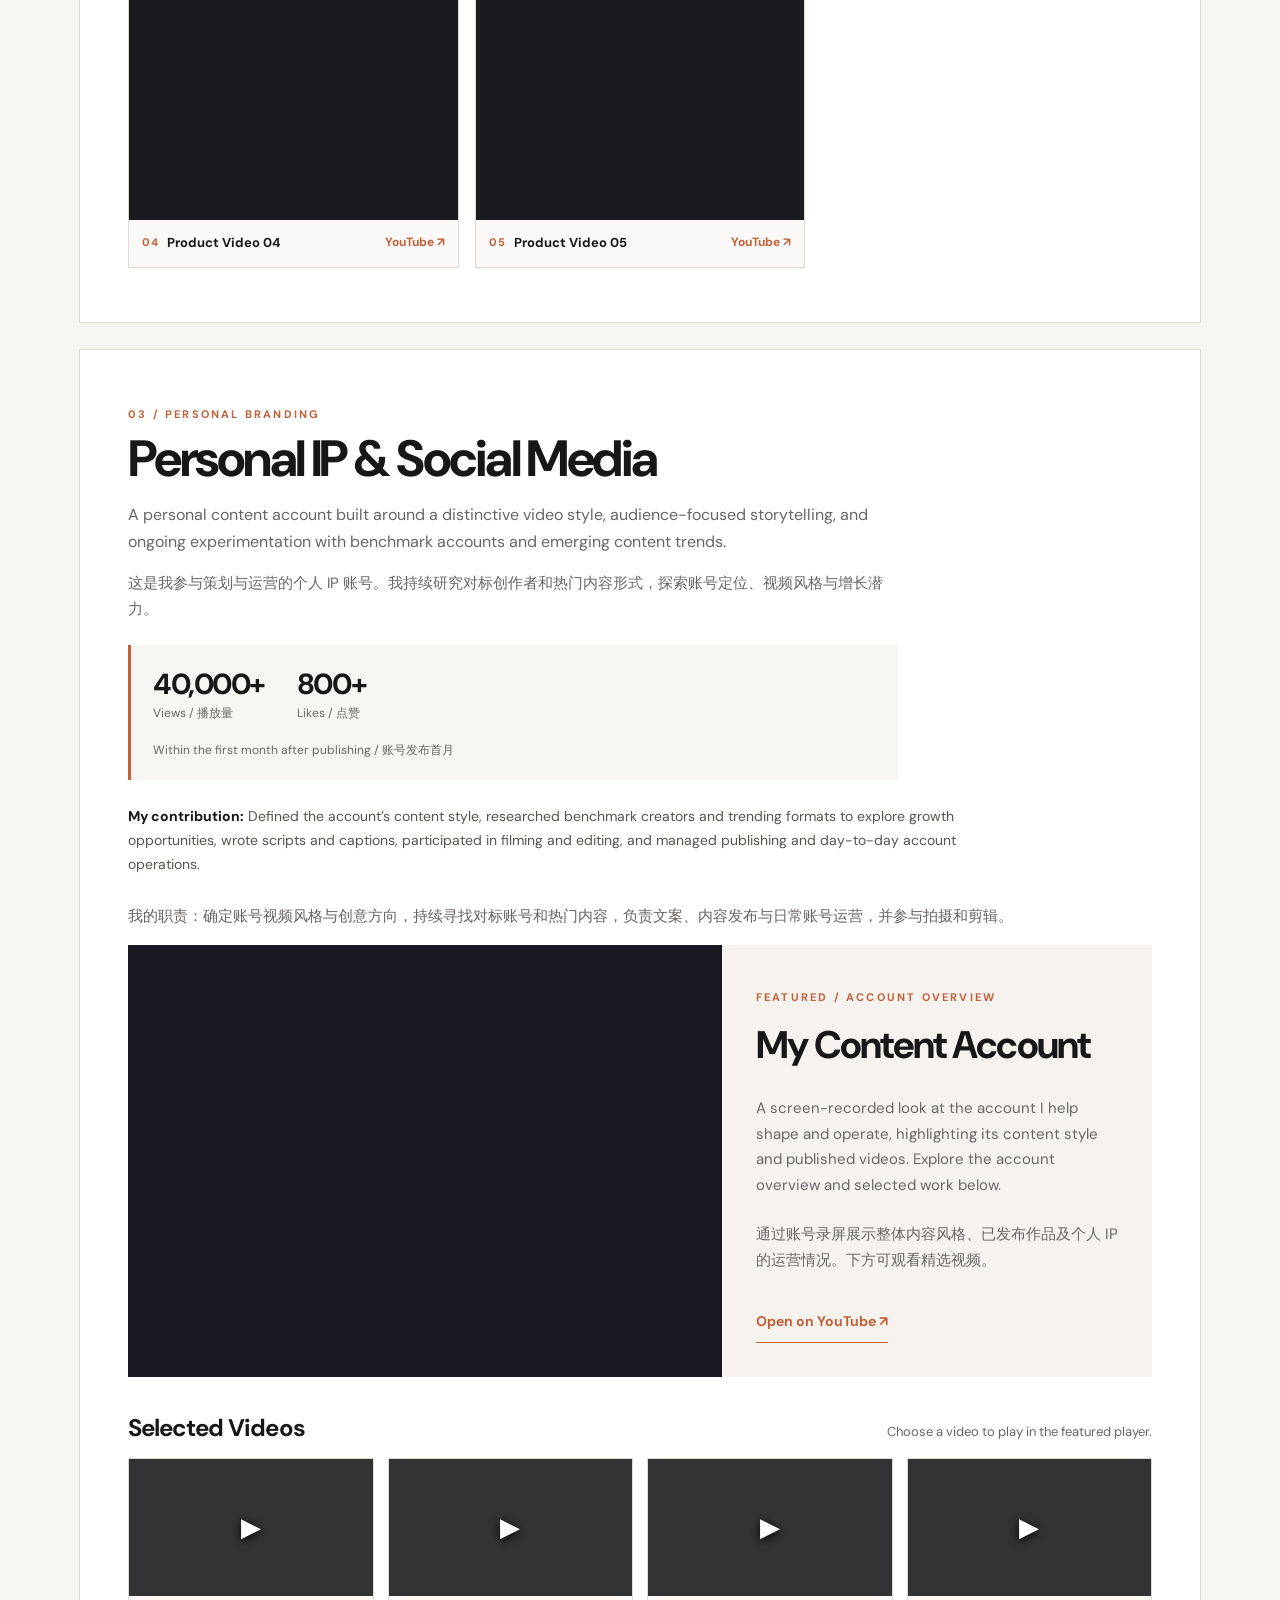
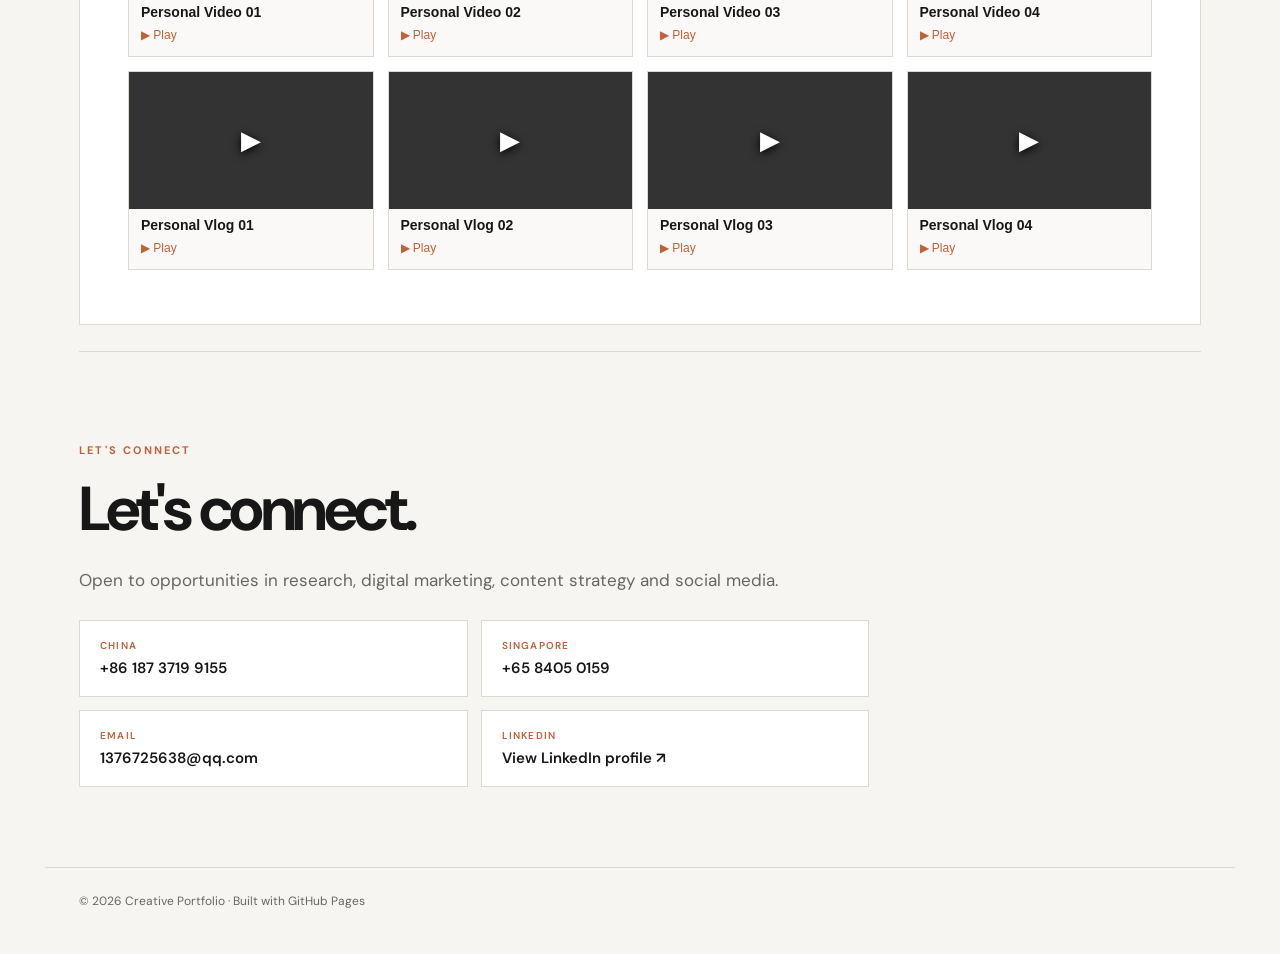
<file: index (1).html>
<!doctype html><html lang="en"><head><meta charset="utf-8"><meta name="viewport" content="width=device-width,initial-scale=1"><meta name="description" content="A portfolio of video content creation, product marketing and personal branding projects."><title>Video &amp; Digital Marketing Portfolio</title><link href="style.css" rel="stylesheet"></head><body>
<header class="nav"><a class="brand" href="#home">CREATIVE / PORTFOLIO</a><nav><a href="#work">Work</a><a href="#about">About</a><a href="#contact">Contact</a></nav></header>
<main id="home"><section class="hero"><p class="eyebrow">VIDEO CONTENT · DIGITAL MARKETING · PERSONAL BRANDING</p><h1>Curious About People.<br><em>Driven by Possibilities.</em></h1><p class="lede">Sociology · Consumer Insights · Digital Marketing · Creative Content</p><div class="intro-profile" id="about"><p class="eyebrow">ABOUT ME / 关于我</p><div class="intro-columns"><div class="intro-language"><p>I'm Zhao Yihan, a Year 3 Sociology undergraduate at Nanyang Technological University (NTU), Singapore. My sociological training has shaped a global perspective and a curiosity about how people think, behave, and interact. I use quantitative and qualitative research methods, including data cleaning and analysis in R, to understand complex social issues and audience needs.</p><p>Beyond academics, I have hands-on experience in cross-border e-commerce, content creation, event planning, and project coordination. I enjoy connecting research insights with practical execution—using digital tools, creative strategies, and teamwork to turn ideas into meaningful outcomes.</p></div><div class="intro-language"><p>我是赵艺涵，就读于新加坡南洋理工大学（NTU）社会学专业的大三本科生。社会学的学习培养了我的全球视野，以及对人们如何思考、行动和互动的好奇心。我熟悉定量与定性研究方法，能够使用 R 进行数据清理和分析，以理解复杂的社会现象与受众需求。</p><p>课堂之外，我积累了跨境电商、内容创作、活动策划和项目统筹的实践经验。我喜欢将研究洞察转化为实际行动，运用数字工具、创意策略与团队协作，让想法落地并产生有意义的成果。</p></div></div></div><a class="cta" href="#work">Explore my work ↗</a></section>
<section class="work" id="work"><div class="section-head"><p class="eyebrow">SELECTED WORK</p><h2>Featured Projects</h2></div>
<article class="project project-featured"><div class="visual ai ai-video-feature"><iframe loading="lazy" allowfullscreen title="AI-Powered Probiotic Product Video" src="https://www.youtube-nocookie.com/embed/uLsxzUAiB4g" allow="accelerometer; autoplay; clipboard-write; encrypted-media; gyroscope; picture-in-picture; web-share"></iframe></div><div class="details"><p class="eyebrow">AI PRODUCT MARKETING</p><h3>AI-Powered Probiotic Product Video</h3><p>I independently produced an AI-powered promotional video using Jimeng AI to visualize how probiotics interact with the digestive system. The goal was to make product information more engaging and easier for consumers to understand through creative storytelling.</p><p class="zh-description">我独立使用即梦 AI 制作益生菌产品宣传视频，通过创意视觉叙事展示益生菌与人体消化系统的互动过程，旨在以更直观、有吸引力的方式帮助消费者理解产品信息。</p><p class="role"><strong>My role:</strong> End-to-end production: concept development, creative direction, AI video generation, editing, and subtitles.<br><strong>Tool:</strong> Jimeng AI</p><p class="zh-description">我的职责：独立完成创意构思、内容策划、AI 视频生成、后期剪辑与字幕制作。使用工具：即梦 AI。</p><a class="project-link" target="_blank" rel="noopener noreferrer" href="https://youtube.com/shorts/uLsxzUAiB4g">Watch on YouTube ↗</a></div></article><article class="project project-featured"><div class="visual ai ai-video-feature"><iframe loading="lazy" allowfullscreen title="AI-Edited Product Recommendation Videos" src="https://www.youtube-nocookie.com/embed/hYToOXz2-EE" allow="accelerometer; autoplay; clipboard-write; encrypted-media; gyroscope; picture-in-picture; web-share"></iframe></div><div class="details"><p class="eyebrow">AI-ASSISTED VIDEO EDITING</p><h3>AI-Edited Product Recommendation Videos</h3><p>I developed a repeatable end-to-end editing workflow using Claude to assist with short-form product recommendation videos. This workflow enables me to produce 30 videos in approximately five hours, turning an individual editing process into an efficient, scalable production system.</p><p class="zh-description">我沉淀了一套完整、可复用的 AI 辅助种草短视频剪辑工作流，使用 Claude 协助剪辑并优化制作流程，约 5 小时可产出 30 条短视频，让内容生产更加高效、可规模化。</p><p class="role"><strong>My role:</strong> Workflow design, Claude-assisted video editing, production process optimization and short-form content delivery.<br><strong>Tool:</strong> Claude</p><p class="zh-description">我的职责：设计并完善端到端剪辑工作流，使用 Claude 辅助视频剪辑，优化批量内容制作流程。</p><a class="project-link" target="_blank" rel="noopener noreferrer" href="https://youtube.com/shorts/hYToOXz2-EE">Watch on YouTube ↗</a></div></article><section class="commercial-gallery ai-shorts-gallery" id="ai-shorts"><div class="gallery-heading"><p class="eyebrow">AI EDITING / SELECTED OUTPUTS</p><h3>AI-Edited Product Shorts</h3><p>Three selected examples from my Claude-assisted product recommendation video workflow.</p><p class="zh-description">以下是使用 Claude 辅助剪辑工作流制作的三条种草短视频作品。</p></div><div class="all-video-grid"><article class="video-tile"><div class="tile-player portrait"><iframe loading="lazy" allowfullscreen title="AI Product Short 01" src="https://www.youtube-nocookie.com/embed/hYToOXz2-EE" allow="accelerometer; autoplay; clipboard-write; encrypted-media; gyroscope; picture-in-picture; web-share"></iframe></div><div class="tile-meta"><span class="tile-number">01</span><strong>AI Product Short 01</strong><a href="https://youtube.com/shorts/hYToOXz2-EE" target="_blank" rel="noopener noreferrer">YouTube ↗</a></div></article>
<article class="video-tile"><div class="tile-player portrait"><iframe loading="lazy" allowfullscreen title="AI Product Short 02" src="https://www.youtube-nocookie.com/embed/o_p_4T0ulSs" allow="accelerometer; autoplay; clipboard-write; encrypted-media; gyroscope; picture-in-picture; web-share"></iframe></div><div class="tile-meta"><span class="tile-number">02</span><strong>AI Product Short 02</strong><a href="https://youtube.com/shorts/o_p_4T0ulSs" target="_blank" rel="noopener noreferrer">YouTube ↗</a></div></article>
<article class="video-tile"><div class="tile-player portrait"><iframe loading="lazy" allowfullscreen title="AI Product Short 03" src="https://www.youtube-nocookie.com/embed/GlwvwIOI8FQ" allow="accelerometer; autoplay; clipboard-write; encrypted-media; gyroscope; picture-in-picture; web-share"></iframe></div><div class="tile-meta"><span class="tile-number">03</span><strong>AI Product Short 03</strong><a href="https://youtube.com/shorts/GlwvwIOI8FQ" target="_blank" rel="noopener noreferrer">YouTube ↗</a></div></article></div></section><section class="commercial-gallery" id="commercial-gallery"><div class="gallery-heading"><p class="eyebrow">02 / COMMERCIAL VIDEO PRODUCTION</p><h3>Factory &amp; Product Promotion</h3><p>A collection of factory and product promotional videos combining trend research, competitor content analysis, content planning, on-camera presentations and story-driven formats. Explore each video below.</p><p class="zh-description">这一系列工厂及产品宣传视频结合热点内容研究、对标账号分析、内容策划、产品口播与剧情式创意，展示面向商业传播的视频制作实践。</p></div><section class="video-category"><div class="video-category-heading"><h4>Factory Videos</h4><p>Factory branding and manufacturing-focused content.</p><p class="zh-description">围绕工厂形象、生产环境与制造过程制作的宣传视频。</p><p class="category-role"><strong>My contribution:</strong> Researched trending videos and benchmark accounts, coordinated production personnel, wrote scripts and captions, and contributed to filming and editing.</p><p class="zh-description">我的职责：追踪热点视频、研究对标账号及参考内容，统筹制作人员分工，负责视频文案，并参与拍摄和剪辑。</p></div><div class="all-video-grid"><article class="video-tile"><div class="tile-player portrait"><iframe loading="lazy" allowfullscreen title="Factory Video 01" src="https://www.youtube-nocookie.com/embed/DyrcPNmumxI" allow="accelerometer; autoplay; clipboard-write; encrypted-media; gyroscope; picture-in-picture; web-share"></iframe></div><div class="tile-meta"><span class="tile-number">01</span><strong>Factory Video 01</strong><a href="https://youtube.com/shorts/DyrcPNmumxI" target="_blank" rel="noopener noreferrer">YouTube ↗</a></div></article>
<article class="video-tile"><div class="tile-player portrait"><iframe loading="lazy" allowfullscreen title="Factory Video 02" src="https://www.youtube-nocookie.com/embed/GAHxlh6G7RQ" allow="accelerometer; autoplay; clipboard-write; encrypted-media; gyroscope; picture-in-picture; web-share"></iframe></div><div class="tile-meta"><span class="tile-number">02</span><strong>Factory Video 02</strong><a href="https://youtube.com/shorts/GAHxlh6G7RQ" target="_blank" rel="noopener noreferrer">YouTube ↗</a></div></article>
<article class="video-tile"><div class="tile-player portrait"><iframe loading="lazy" allowfullscreen title="Factory Video 03" src="https://www.youtube-nocookie.com/embed/Ls0r7ZO7QRM" allow="accelerometer; autoplay; clipboard-write; encrypted-media; gyroscope; picture-in-picture; web-share"></iframe></div><div class="tile-meta"><span class="tile-number">03</span><strong>Factory Video 03</strong><a href="https://youtube.com/shorts/Ls0r7ZO7QRM" target="_blank" rel="noopener noreferrer">YouTube ↗</a></div></article>
<article class="video-tile"><div class="tile-player landscape"><iframe loading="lazy" allowfullscreen title="Factory Video 04" src="https://www.youtube-nocookie.com/embed/ykarV2m9jpQ" allow="accelerometer; autoplay; clipboard-write; encrypted-media; gyroscope; picture-in-picture; web-share"></iframe></div><div class="tile-meta"><span class="tile-number">04</span><strong>Factory Video 04</strong><a href="https://youtube.com/shorts/ykarV2m9jpQ" target="_blank" rel="noopener noreferrer">YouTube ↗</a></div></article>
<article class="video-tile"><div class="tile-player portrait"><iframe loading="lazy" allowfullscreen title="Factory Video 05" src="https://www.youtube-nocookie.com/embed/_WPOxagLxCc" allow="accelerometer; autoplay; clipboard-write; encrypted-media; gyroscope; picture-in-picture; web-share"></iframe></div><div class="tile-meta"><span class="tile-number">05</span><strong>Factory Video 05</strong><a href="https://youtube.com/shorts/_WPOxagLxCc" target="_blank" rel="noopener noreferrer">YouTube ↗</a></div></article></div></section><section class="video-category"><div class="video-category-heading"><h4>Product Videos</h4><p>Product presentations and story-driven promotional content tailored for social media.</p><p class="zh-description">面向社交媒体的产品介绍、口播与剧情式宣传视频。</p><p class="category-role"><strong>My contribution:</strong> Tracked trending content, identified reference accounts and videos, coordinated the team, developed scripts and captions, and participated in filming and editing.</p><p class="zh-description">我的职责：研究热门内容与对标视频，统筹团队制作，负责产品文案与脚本，并参与拍摄和后期剪辑。</p></div><div class="all-video-grid"><article class="video-tile"><div class="tile-player portrait"><iframe loading="lazy" allowfullscreen title="Product Video 01" src="https://www.youtube-nocookie.com/embed/E_R83Ssgz-4" allow="accelerometer; autoplay; clipboard-write; encrypted-media; gyroscope; picture-in-picture; web-share"></iframe></div><div class="tile-meta"><span class="tile-number">01</span><strong>Product Video 01</strong><a href="https://youtube.com/shorts/E_R83Ssgz-4" target="_blank" rel="noopener noreferrer">YouTube ↗</a></div></article>
<article class="video-tile"><div class="tile-player portrait"><iframe loading="lazy" allowfullscreen title="Product Video 02" src="https://www.youtube-nocookie.com/embed/l5y_-yf4leE" allow="accelerometer; autoplay; clipboard-write; encrypted-media; gyroscope; picture-in-picture; web-share"></iframe></div><div class="tile-meta"><span class="tile-number">02</span><strong>Product Video 02</strong><a href="https://youtube.com/shorts/l5y_-yf4leE" target="_blank" rel="noopener noreferrer">YouTube ↗</a></div></article>
<article class="video-tile"><div class="tile-player portrait"><iframe loading="lazy" allowfullscreen title="Product Video 03" src="https://www.youtube-nocookie.com/embed/0SB9b6c7kXI" allow="accelerometer; autoplay; clipboard-write; encrypted-media; gyroscope; picture-in-picture; web-share"></iframe></div><div class="tile-meta"><span class="tile-number">03</span><strong>Product Video 03</strong><a href="https://youtube.com/shorts/0SB9b6c7kXI" target="_blank" rel="noopener noreferrer">YouTube ↗</a></div></article>
<article class="video-tile"><div class="tile-player portrait"><iframe loading="lazy" allowfullscreen title="Product Video 04" src="https://www.youtube-nocookie.com/embed/o74q2rAAx2w" allow="accelerometer; autoplay; clipboard-write; encrypted-media; gyroscope; picture-in-picture; web-share"></iframe></div><div class="tile-meta"><span class="tile-number">04</span><strong>Product Video 04</strong><a href="https://youtube.com/shorts/o74q2rAAx2w" target="_blank" rel="noopener noreferrer">YouTube ↗</a></div></article>
<article class="video-tile"><div class="tile-player portrait"><iframe loading="lazy" allowfullscreen title="Product Video 05" src="https://www.youtube-nocookie.com/embed/7kyAyyra_bU" allow="accelerometer; autoplay; clipboard-write; encrypted-media; gyroscope; picture-in-picture; web-share"></iframe></div><div class="tile-meta"><span class="tile-number">05</span><strong>Product Video 05</strong><a href="https://youtube.com/shorts/7kyAyyra_bU" target="_blank" rel="noopener noreferrer">YouTube ↗</a></div></article></div></section></section>
<section class="ip-gallery" id="personal-ip"><div class="ip-heading"><p class="eyebrow">03 / PERSONAL BRANDING</p><h3>Personal IP &amp; Social Media</h3><p>A personal content account built around a distinctive video style, audience-focused storytelling, and ongoing experimentation with benchmark accounts and emerging content trends.</p><p class="zh-description">这是我参与策划与运营的个人 IP 账号。我持续研究对标创作者和热门内容形式，探索账号定位、视频风格与增长潜力。</p><div class="ip-metrics"><div><strong>40,000+</strong><span>Views / 播放量</span></div><div><strong>800+</strong><span>Likes / 点赞</span></div><p>Within the first month after publishing / 账号发布首月</p></div></div><p class="category-role ip-role"><strong>My contribution:</strong> Defined the account’s content style, researched benchmark creators and trending formats to explore growth opportunities, wrote scripts and captions, participated in filming and editing, and managed publishing and day-to-day account operations.</p><p class="zh-description">我的职责：确定账号视频风格与创意方向，持续寻找对标账号和热门内容，负责文案、内容发布与日常账号运营，并参与拍摄和剪辑。</p><div class="ip-spotlight"><div class="ip-video-wrap"><iframe id="ip-player" loading="lazy" allowfullscreen title="Personal account overview — screen recording" src="https://www.youtube.com/embed/rNtBmvDBw0g"></iframe></div><div class="ip-spotlight-text"><p class="eyebrow" id="ip-current-label">FEATURED / ACCOUNT OVERVIEW</p><h4 id="ip-current-title">My Content Account</h4><p id="ip-current-description">A screen-recorded look at the account I help shape and operate, highlighting its content style and published videos. Explore the account overview and selected work below.</p><p class="zh-description">通过账号录屏展示整体内容风格、已发布作品及个人 IP 的运营情况。下方可观看精选视频。</p><a class="project-link" id="ip-current-link" href="https://youtube.com/shorts/rNtBmvDBw0g" target="_blank" rel="noopener noreferrer">Open on YouTube ↗</a></div></div><div class="ip-clips-head"><h4>Selected Videos</h4><p>Choose a video to play in the featured player.</p></div><div class="ip-clip-grid" id="ip-clip-grid"></div></section></section>
<section class="contact" id="contact"><p class="eyebrow">LET'S CONNECT</p><h2>Let's connect.</h2><p class="contact-intro">Open to opportunities in research, digital marketing, content strategy and social media.</p><div class="contact-links"><a href="tel:+8618737199155"><span>CHINA</span>+86 187 3719 9155</a><a href="tel:+6584050159"><span>SINGAPORE</span>+65 8405 0159</a><a href="mailto:1376725638@qq.com"><span>EMAIL</span>1376725638@qq.com</a><a href="https://www.linkedin.com/in/%E8%89%BA%E6%B6%B5-%E8%B5%B5-9230363a7" target="_blank" rel="noopener noreferrer"><span>LINKEDIN</span>View LinkedIn profile ↗</a></div></section></main>
<footer>© <span id="year">2026</span> Creative Portfolio · Built with GitHub Pages</footer>
<script>
document.getElementById('year').textContent=new Date().getFullYear();
const ipVideos = [{'id': 'rNtBmvDBw0g', 'title': 'My Content Account', 'description': 'An overview of the personal account, its content style, and published work.', 'tag': 'FEATURED / ACCOUNT OVERVIEW', 'url': 'https://youtube.com/shorts/rNtBmvDBw0g'}, {'id': 'HxVBt69dl_0', 'title': 'Personal Video 01', 'description': 'A selected video from my personal content account.', 'tag': 'SELECTED PERSONAL CONTENT', 'url': 'https://youtube.com/shorts/HxVBt69dl_0'}, {'id': 'yDk1XiKdTqQ', 'title': 'Personal Video 02', 'description': 'A selected video from my personal content account.', 'tag': 'SELECTED PERSONAL CONTENT', 'url': 'https://youtube.com/shorts/yDk1XiKdTqQ'}, {'id': 'AoLqaCFxctI', 'title': 'Personal Video 03', 'description': 'A selected video from my personal content account.', 'tag': 'SELECTED PERSONAL CONTENT', 'url': 'https://youtube.com/shorts/AoLqaCFxctI'}, {'id': 'WyHqphegMx0', 'title': 'Personal Video 04', 'description': 'A selected video from my personal content account.', 'tag': 'SELECTED PERSONAL CONTENT', 'url': 'https://youtube.com/shorts/WyHqphegMx0'}, {'id': 'BU5QY0xCms4', 'title': 'Personal Vlog 01', 'description': 'A short-form personal vlog from my lifestyle content series.', 'tag': 'PERSONAL VLOG', 'url': 'https://youtube.com/shorts/BU5QY0xCms4'}, {'id': 'kqmrcarT2-g', 'title': 'Personal Vlog 02', 'description': 'A short-form personal vlog from my lifestyle content series.', 'tag': 'PERSONAL VLOG', 'url': 'https://youtube.com/shorts/kqmrcarT2-g'}, {'id': 'sHWu8_I8FHs', 'title': 'Personal Vlog 03', 'description': 'A short-form personal vlog from my lifestyle content series.', 'tag': 'PERSONAL VLOG', 'url': 'https://youtube.com/shorts/sHWu8_I8FHs'}, {'id': 'GV2crTMFlAE', 'title': 'Personal Vlog 04', 'description': 'A short-form personal vlog from my lifestyle content series.', 'tag': 'PERSONAL VLOG', 'url': 'https://youtube.com/shorts/GV2crTMFlAE'}];
const ipPlayer=document.getElementById('ip-player'),ipGrid=document.getElementById('ip-clip-grid');
function selectIpVideo(v,button){ipPlayer.src=`https://www.youtube.com/embed/${v.id}`;ipPlayer.title=v.title;document.getElementById('ip-current-label').textContent=v.tag;document.getElementById('ip-current-title').textContent=v.title;document.getElementById('ip-current-description').textContent=v.description;document.getElementById('ip-current-link').href=v.url;document.querySelectorAll('.ip-clip').forEach(b=>{b.classList.remove('active');b.setAttribute('aria-pressed','false')});if(button){button.classList.add('active');button.setAttribute('aria-pressed','true')}}
ipVideos.slice(1).forEach(v=>{const b=document.createElement('button');b.type='button';b.className='ip-clip';b.setAttribute('aria-pressed','false');const pic=document.createElement('span');pic.className='ip-clip-cover';pic.style.backgroundImage=`url(https://img.youtube.com/vi/${v.id}/hqdefault.jpg)`;const title=document.createElement('strong');title.textContent=v.title;const play=document.createElement('span');play.className='ip-clip-play';play.textContent='▶ Play';b.append(pic,title,play);b.addEventListener('click',()=>selectIpVideo(v,b));ipGrid.appendChild(b)});
</script></body></html>
</file>
<file: style.css>
@import url('https://fonts.googleapis.com/css2?family=DM+Sans:wght@400;500;600;700&family=Playfair+Display:ital,wght@1,600&display=swap');
:root{--ink:#171717;--muted:#666;--bg:#f7f5f1;--line:#ddd8d0;--accent:#c16039}*{box-sizing:border-box}html{scroll-behavior:smooth}body{margin:0;background:var(--bg);color:var(--ink);font-family:'DM Sans',Arial,sans-serif}a{color:inherit;text-decoration:none}.nav{max-width:1190px;margin:auto;display:flex;justify-content:space-between;align-items:center;padding:30px 34px;border-bottom:1px solid var(--line)}.brand{font-weight:700;letter-spacing:.15em;font-size:12px}.nav nav{display:flex;gap:28px;font-size:13px}main{max-width:1190px;margin:auto;padding:0 34px}.hero{padding:85px 0 75px}.eyebrow{font-size:11px;letter-spacing:.2em;font-weight:700;color:var(--accent)}h1{font-size:clamp(48px,6.1vw,83px);line-height:1.09;letter-spacing:-.065em;margin:23px 0 32px;font-weight:600;max-width:1080px}h1 em{font-family:'Playfair Display',Georgia,serif;font-size:.94em;letter-spacing:-.045em;color:var(--accent)}.lede{max-width:850px;color:var(--muted);font-size:17px;line-height:1.7}.cta,.project-link{display:inline-flex;gap:12px;border-bottom:1px solid currentColor;padding:12px 0;font-size:14px;font-weight:700}.cta{margin-top:25px}.intro-profile{margin:42px 0 0;padding:35px 0 8px;border-top:1px solid var(--line)}.intro-columns{display:grid;grid-template-columns:1fr 1fr;gap:42px;margin-top:18px}.intro-language p{color:#54514f;font-size:15px;line-height:1.85;margin:12px 0}.section-head{border-top:1px solid var(--line);padding-top:65px;margin-bottom:34px}h2{font-size:clamp(35px,5vw,62px);letter-spacing:-.055em;margin:6px 0 0}.project{display:grid;grid-template-columns:1.15fr 1fr;min-height:370px;background:#fff;margin-bottom:22px}.visual{min-height:370px;position:relative;overflow:hidden}.ai{background:linear-gradient(145deg,#292c45,#8b7eac 68%,#d0a8ad)}.project-featured .ai-video-feature{min-height:520px;background:#16151a}.project-featured iframe{position:absolute;inset:0;width:100%;height:100%;border:0}.details{padding:52px 54px;display:flex;flex-direction:column;align-items:start;justify-content:center}.details h3{font-size:clamp(29px,3.5vw,42px);line-height:1.1;letter-spacing:-.045em;margin:8px 0 20px}.details p:not(.eyebrow){font-size:15px;line-height:1.75;color:var(--muted)}.details .role{font-size:13px!important}.details .role strong{color:var(--ink)}.project-link{color:var(--accent);margin-top:12px}.zh-description{color:#686360;font-size:.93em;line-height:1.85;margin-top:.6em}.commercial-gallery,.ip-gallery{background:#fff;border:1px solid var(--line);padding:46px 48px 54px;margin:22px 0 26px}.ai-shorts-gallery{margin-top:0}.gallery-heading,.ip-heading{max-width:770px;margin:0 0 25px}.gallery-heading h3,.ip-heading h3{font-size:clamp(32px,4vw,51px);letter-spacing:-.05em;line-height:1.04;margin:7px 0 16px}.gallery-heading p:not(.eyebrow),.ip-heading p:not(.eyebrow){color:var(--muted);line-height:1.7}.video-category{margin-top:38px;padding-top:25px;border-top:1px solid var(--line)}.video-category-heading{margin-bottom:18px}.video-category-heading h4{font-size:27px;letter-spacing:-.045em;margin:0}.video-category-heading p{margin:7px 0;color:var(--muted);font-size:13px}.category-role{font-size:14px!important;line-height:1.7!important;color:#57544f!important;margin:8px 0 20px;max-width:860px}.category-role strong{color:var(--ink)}.all-video-grid{display:grid;grid-template-columns:repeat(3,minmax(0,1fr));gap:22px 16px;align-items:start}.video-tile{background:#faf9f7;border:1px solid var(--line);min-width:0;overflow:hidden}.tile-player{background:#1b1b1f;position:relative;overflow:hidden;aspect-ratio:9/13}.tile-player.landscape{aspect-ratio:16/9}.tile-player iframe{position:absolute;inset:0;width:100%;height:100%;border:0}.tile-meta{padding:14px 13px 16px;display:flex;gap:8px;align-items:center;flex-wrap:wrap}.tile-number{font-size:11px;color:var(--accent);font-weight:700;letter-spacing:.1em}.tile-meta strong{font-size:13px;flex:1;min-width:110px}.tile-meta a{color:var(--accent);font-size:12px;font-weight:700;white-space:nowrap}.ip-metrics{display:flex;align-items:center;flex-wrap:wrap;gap:18px 32px;margin-top:23px;padding:20px 22px;background:#f7f5f1;border-left:3px solid var(--accent)}.ip-metrics div{display:flex;flex-direction:column;gap:2px}.ip-metrics strong{font-size:29px;letter-spacing:-.05em}.ip-metrics span,.ip-metrics p{font-size:12px;color:var(--muted)}.ip-metrics p{margin:0;flex-basis:100%}.ip-role{margin:0 0 26px}.ip-spotlight{display:grid;grid-template-columns:1.38fr 1fr;background:#f6f3ee;min-height:420px}.ip-video-wrap{min-height:420px;background:#181820;position:relative;overflow:hidden}.ip-video-wrap iframe{position:absolute;inset:0;border:0;width:100%;height:100%}.ip-spotlight-text{padding:34px;display:flex;flex-direction:column;justify-content:center;align-items:flex-start}.ip-spotlight-text h4{font-size:clamp(27px,3vw,39px);letter-spacing:-.045em;line-height:1.15;margin:8px 0 14px}.ip-spotlight-text>p:not(.eyebrow){font-size:15px;line-height:1.7;color:var(--muted)}.ip-clips-head{display:flex;justify-content:space-between;align-items:baseline;gap:12px;margin-top:33px}.ip-clips-head h4{font-size:24px;letter-spacing:-.04em;margin:0 0 15px}.ip-clips-head p{color:var(--muted);font-size:13px}.ip-clip-grid{display:grid;grid-template-columns:repeat(4,minmax(0,1fr));gap:14px}.ip-clip{min-width:0;display:flex;flex-direction:column;gap:8px;cursor:pointer;text-align:left;background:#faf9f7;border:1px solid var(--line);padding:0 0 14px;color:var(--ink)}.ip-clip:hover,.ip-clip.active{border-color:var(--accent)}.ip-clip-cover{aspect-ratio:16/9;background:#333 center/cover;position:relative;display:block;width:100%}.ip-clip-cover:after{content:'▶';position:absolute;inset:0;display:grid;place-items:center;font-size:26px;color:#fff;text-shadow:0 2px 10px #000}.ip-clip strong,.ip-clip-play{padding:0 12px}.ip-clip strong{font-size:14px}.ip-clip-play{font-size:12px;color:var(--accent)}.contact{border-top:1px solid var(--line);padding:80px 0}.contact-intro{font-size:17px;line-height:1.7;color:var(--muted)}.contact-links{display:grid;grid-template-columns:repeat(2,minmax(0,1fr));gap:13px;margin:25px 0 0;max-width:790px}.contact-links a{background:#fff;padding:18px 20px;border:1px solid var(--line);font-size:15px;font-weight:600;overflow-wrap:anywhere;transition:border-color .2s}.contact-links a:hover{border-color:var(--accent)}.contact-links span{display:block;color:var(--accent);letter-spacing:.12em;font-size:10px;margin-bottom:6px}footer{max-width:1190px;margin:auto;padding:25px 34px 45px;font-size:12px;color:var(--muted);border-top:1px solid var(--line)}
@media(max-width:880px){.all-video-grid{grid-template-columns:repeat(2,minmax(0,1fr))}.ip-spotlight{grid-template-columns:1fr}.ip-video-wrap{min-height:0;aspect-ratio:16/9}.ip-clip-grid{grid-template-columns:repeat(2,minmax(0,1fr))}}
@media(max-width:720px){.nav{padding:20px}.nav nav{gap:13px}.brand{font-size:10px}main{padding:0 20px}.hero{padding:75px 0}h1{font-size:clamp(37px,9vw,61px)}.intro-columns{grid-template-columns:1fr;gap:14px}.intro-profile{margin-top:28px}.project{grid-template-columns:1fr}.project-featured .ai-video-feature{min-height:0;aspect-ratio:16/9}.details{padding:30px 25px}.commercial-gallery,.ip-gallery{padding:25px 20px}.ip-spotlight-text{padding:25px}.ip-clips-head{display:block}.contact{padding:55px 0}.contact-links{grid-template-columns:1fr}footer{padding:25px 20px}}
@media(max-width:540px){.all-video-grid{grid-template-columns:1fr;max-width:440px;margin:auto}.tile-player{aspect-ratio:9/12}.video-category-heading{display:block}.ip-clip-grid{gap:10px}}
</file>
